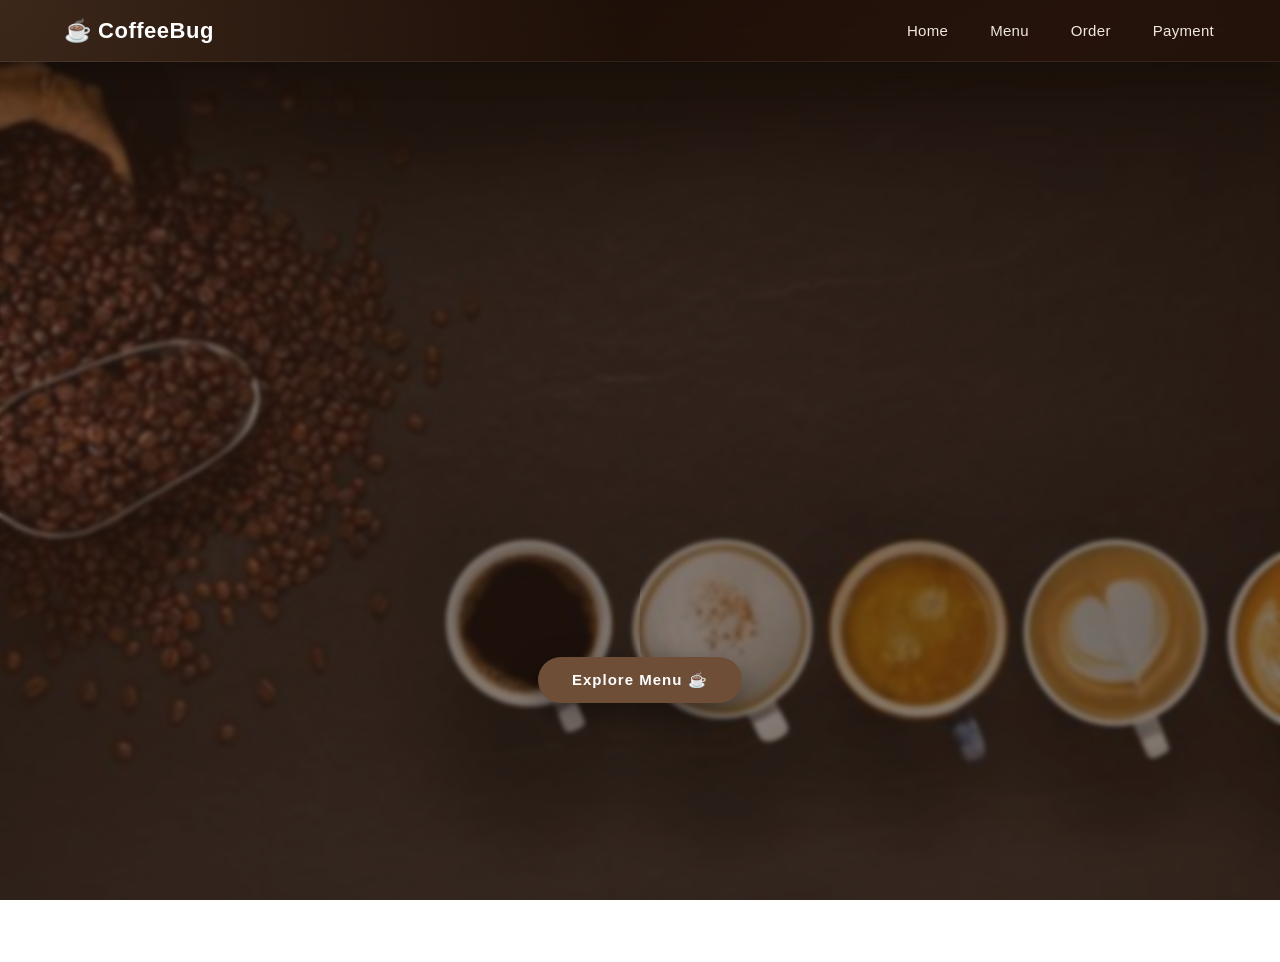
<file: index.html>
<!DOCTYPE html>
<html>
<head>
	<meta charset="utf-8">
	<meta name="viewport" content="width=device-width, initial-scale=1">
	<link rel="stylesheet" type="text/css" href="style.css">
	<script src="https://cdnjs.cloudflare.com/ajax/libs/gsap/3.12.5/gsap.min.js"></script>
	<title>CoffeeBug</title>
</head>
<body>
 
 <header class="site-nav">
    <div class="nav-inner">
        <a href="index.html" class="nav-logo">☕ CoffeeBug</a>

        <nav class="nav-links" id="navLinks">
            <a href="index.html" data-page="index.html">Home</a>
            <a href="menu.html" data-page="menu.html">Menu</a>
            <a href="order.html" data-page="order.html">Order</a>
            <a href="payment.html" data-page="payment.html">Payment</a>
        </nav>

        <button class="nav-toggle" id="navToggle" aria-label="Toggle menu">☰</button>
    </div>
</header>   

<section class="hero-section">
        <div class="bg-image"></div>
    <div class="container">

        <div class="hero-content">

            <div class="reveal">
                <h2 class="title">
                    <b>Welcome to CoffeeBug</b>
                </h2>
            </div>

            <div class="reveal">
                <h2 class="title">
                    Where Every Sip Inspires.
                </h2>
            </div>

            <div class="reveal">
                <p class="subtitle">
                    From rich espresso to creamy lattes,
                    experience café-quality coffee made with passion
                    and served with care.
                </p>
            </div>

            <a href="menu.html">
        <button class="coffee-btn">
    		Explore Menu ☕
		</button>
    </a>
</div>
   </div>
</section>

	
<script>
    /* ==========================================
        CoffeeBug Unified Navbar
========================================== */

const navToggle = document.getElementById("navToggle");
const navLinks = document.getElementById("navLinks");

/* Hamburger toggle */
navToggle.addEventListener("click", function () {
    navLinks.classList.toggle("active");
    navToggle.classList.toggle("open");
});

/* Close menu when a link is clicked (mobile) */
navLinks.querySelectorAll("a").forEach(function (link) {
    link.addEventListener("click", function () {
        navLinks.classList.remove("active");
        navToggle.classList.remove("open");
    });
});

/* Close menu when clicking outside navbar */
document.addEventListener("click", function (e) {
    const isClickInsideNav = e.target.closest(".site-nav");
    if (!isClickInsideNav && navLinks.classList.contains("active")) {
        navLinks.classList.remove("active");
        navToggle.classList.remove("open");
    }
});

/* Highlight current page in nav */
const currentPage = window.location.pathname.split("/").pop() || "index.html";

navLinks.querySelectorAll("a").forEach(function (link) {
    if (link.dataset.page === currentPage) {
        link.classList.add("active");
    }
});
   
    /* ==========================================
        CoffeeBug Navbar Date & Time
========================================== */

function updateNavDateTime() {

    const el = document.getElementById("navDateTime");
    if (!el) return;

    const now = new Date();

    const dateOptions = { day: "2-digit", month: "short", year: "numeric" };
    const timeOptions = { hour: "2-digit", minute: "2-digit", second: "2-digit", hour12: true };

    const dateStr = now.toLocaleDateString("en-IN", dateOptions);
    const timeStr = now.toLocaleTimeString("en-IN", timeOptions);

    el.textContent = `${dateStr} | ${timeStr}`;
}

updateNavDateTime();
setInterval(updateNavDateTime, 1000);

gsap.timeline()

// Background zoom

.to(".hero-section",{

    backgroundSize:"110%",

    duration:2,

    ease:"power2.out"

})

// Text reveal
// (the coloured swipe box itself is handled purely in CSS via
// the revealSwipe keyframes, since GSAP cannot animate ::before
// pseudo-elements directly)

.to(".reveal h2, .reveal p",{

    y:0,

    duration:.8,

    stagger:.2,

    ease:"power3.out"

},"-=0.6");


</script>
</body>
</html>
</file>
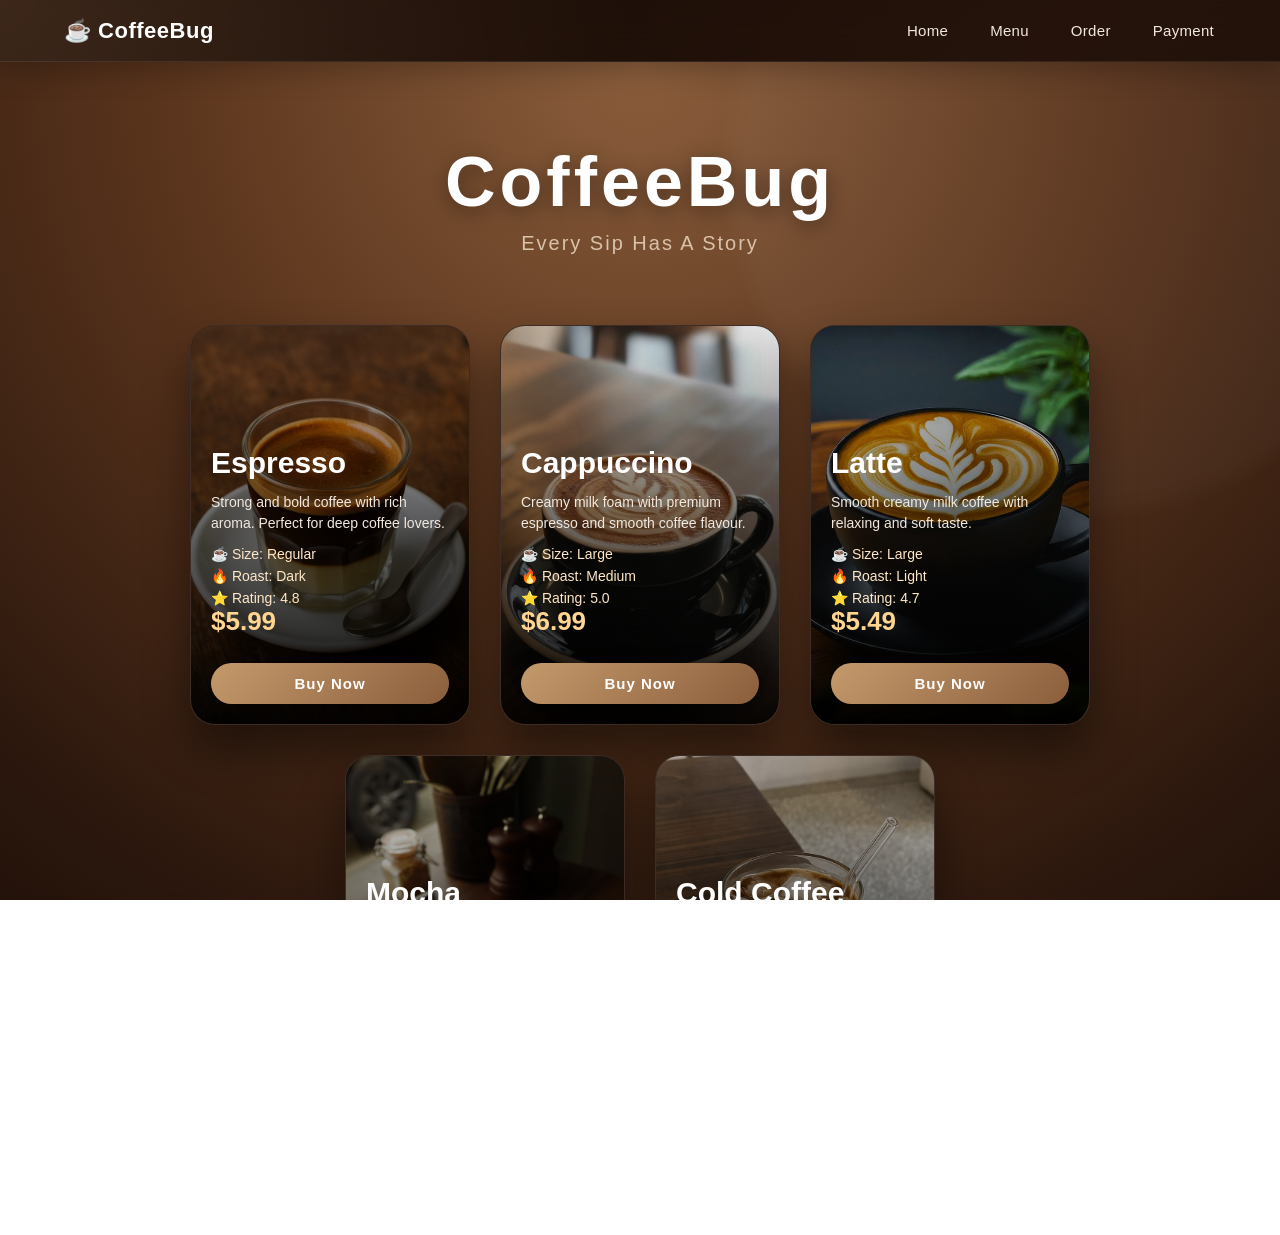
<file: menu.html>
<!DOCTYPE html>
<html>
<head>
	<meta charset="utf-8">
	<meta name="viewport" content="width=device-width, initial-scale=1">
	<link rel="stylesheet" type="text/css" href="style.css">
	<title>Menu | CoffeeBug</title>
</head>
<body>
   <header class="site-nav">
    <div class="nav-inner">
        <a href="index.html" class="nav-logo">☕ CoffeeBug</a>

        <nav class="nav-links" id="navLinks">
            <a href="index.html" data-page="index.html">Home</a>
            <a href="menu.html" data-page="menu.html">Menu</a>
            <a href="order.html" data-page="order.html">Order</a>
            <a href="payment.html" data-page="payment.html">Payment</a>
        </nav>

        <button class="nav-toggle" id="navToggle" aria-label="Toggle menu">☰</button>
    </div>
</header>
    <section class="coffee-menu-page">

    <!-- Logo -->

    <div class="coffee-logo">

        <h1>
            CoffeeBug
        </h1>

        <p>Every Sip Has A Story</p>
    </div>



    <!-- Cards Container -->

    <div class="coffee-slider">


     <div class="coffee-cards">


    <!-- Espresso Card -->
    <div class="coffee-card-box">

        <img src="img3.jpg" class="coffee-img" alt="expresso">

        <div class="card-overlay"></div>

        <div class="card-content">

            <h2>Espresso</h2>

            <p class="coffee-detail">
                Strong and bold coffee with rich aroma.
                Perfect for deep coffee lovers.
            </p>

            <div class="coffee-info">
                <span>☕ Size: Regular</span>
                <span>🔥 Roast: Dark</span>
                <span>⭐ Rating: 4.8</span>
            </div>

            <h3>$5.99</h3>
                <a href="order.html?coffee=espresso" class="buy-btn">
                    Buy Now
                </a>

        </div>

    </div>




    <!-- Cappuccino Card -->
    <div class="coffee-card-box">

        <img src="img5.jpg" class="coffee-img" alt="Cappuccino">

        <div class="card-overlay"></div>

        <div class="card-content">

            <h2>Cappuccino</h2>

            <p class="coffee-detail">
                Creamy milk foam with premium espresso
                and smooth coffee flavour.
            </p>

            <div class="coffee-info">
                <span>☕ Size: Large</span>
                <span>🔥 Roast: Medium</span>
                <span>⭐ Rating: 5.0</span>
            </div>

            <h3>$6.99</h3>

                    <a href="order.html?coffee=cappuccino" class="buy-btn">
                            Buy Now
                    </a>

        </div>

    </div>





    <!-- Latte Card -->
    <div class="coffee-card-box">

        <img src="img2.jpg" class="coffee-img" alt="Latte">

        <div class="card-overlay"></div>

        <div class="card-content">

            <h2>Latte</h2>

            <p class="coffee-detail">
                Smooth creamy milk coffee with
                relaxing and soft taste.
            </p>

            <div class="coffee-info">
                <span>☕ Size: Large</span>
                <span>🔥 Roast: Light</span>
                <span>⭐ Rating: 4.7</span>
            </div>

            <h3>$5.49</h3>

            <a href="order.html?coffee=latte" class="buy-btn">
                    Buy Now
            </a>

        </div>

    </div>





    <!-- Mocha Card -->
    <div class="coffee-card-box">

        <img src="img6.jpg" class="coffee-img" alt="Mocha">

        <div class="card-overlay"></div>

        <div class="card-content">

            <h2>Mocha</h2>

            <p class="coffee-detail">
                Perfect combination of chocolate
                and premium coffee flavour.
            </p>

            <div class="coffee-info">
                <span>☕ Size: Medium</span>
                <span>🔥 Roast: Dark</span>
                <span>⭐ Rating: 4.9</span>
            </div>

            <h3>$7.49</h3>
                <a href="order.html?coffee=mocha" class="buy-btn">
                    Buy Now
                </a>

        </div>

    </div>


    <!-- Cold Coffee Card -->
    <div class="coffee-card-box">

        <img src="img4.jpg" class="coffee-img" alt="Cold Coffee">

        <div class="card-overlay"></div>

        <div class="card-content">

            <h2>Cold Coffee</h2>

            <p class="coffee-detail">
                Refreshing chilled coffee with
                creamy texture and sweet flavour.
            </p>

            <div class="coffee-info">
                <span>☕ Size: Large</span>
                <span>❄️ Type: Cold</span>
                <span>⭐ Rating: 4.6</span>
            </div>

            <h3>$4.99</h3>
                <a href="order.html?coffee=coldcoffee" class="buy-btn">
                    Buy Now
                </a>

        </div>

    </div>


</div>

    </div>


</section>

<script>
const navToggle = document.getElementById("navToggle");
const navLinks = document.getElementById("navLinks");

navToggle.addEventListener("click", function () {
    navLinks.classList.toggle("active");
    navToggle.classList.toggle("open");
});

navLinks.querySelectorAll("a").forEach(function (link) {
    link.addEventListener("click", function () {
        navLinks.classList.remove("active");
        navToggle.classList.remove("open");
    });
});

document.addEventListener("click", function (e) {
    const isClickInsideNav = e.target.closest(".site-nav");
    if (!isClickInsideNav && navLinks.classList.contains("active")) {
        navLinks.classList.remove("active");
        navToggle.classList.remove("open");
    }
});

const currentPage = window.location.pathname.split("/").pop() || "index.html";

navLinks.querySelectorAll("a").forEach(function (link) {
    if (link.dataset.page === currentPage) {
        link.classList.add("active");
    }
});
</script>
</script>
</body>
</html>
</file>
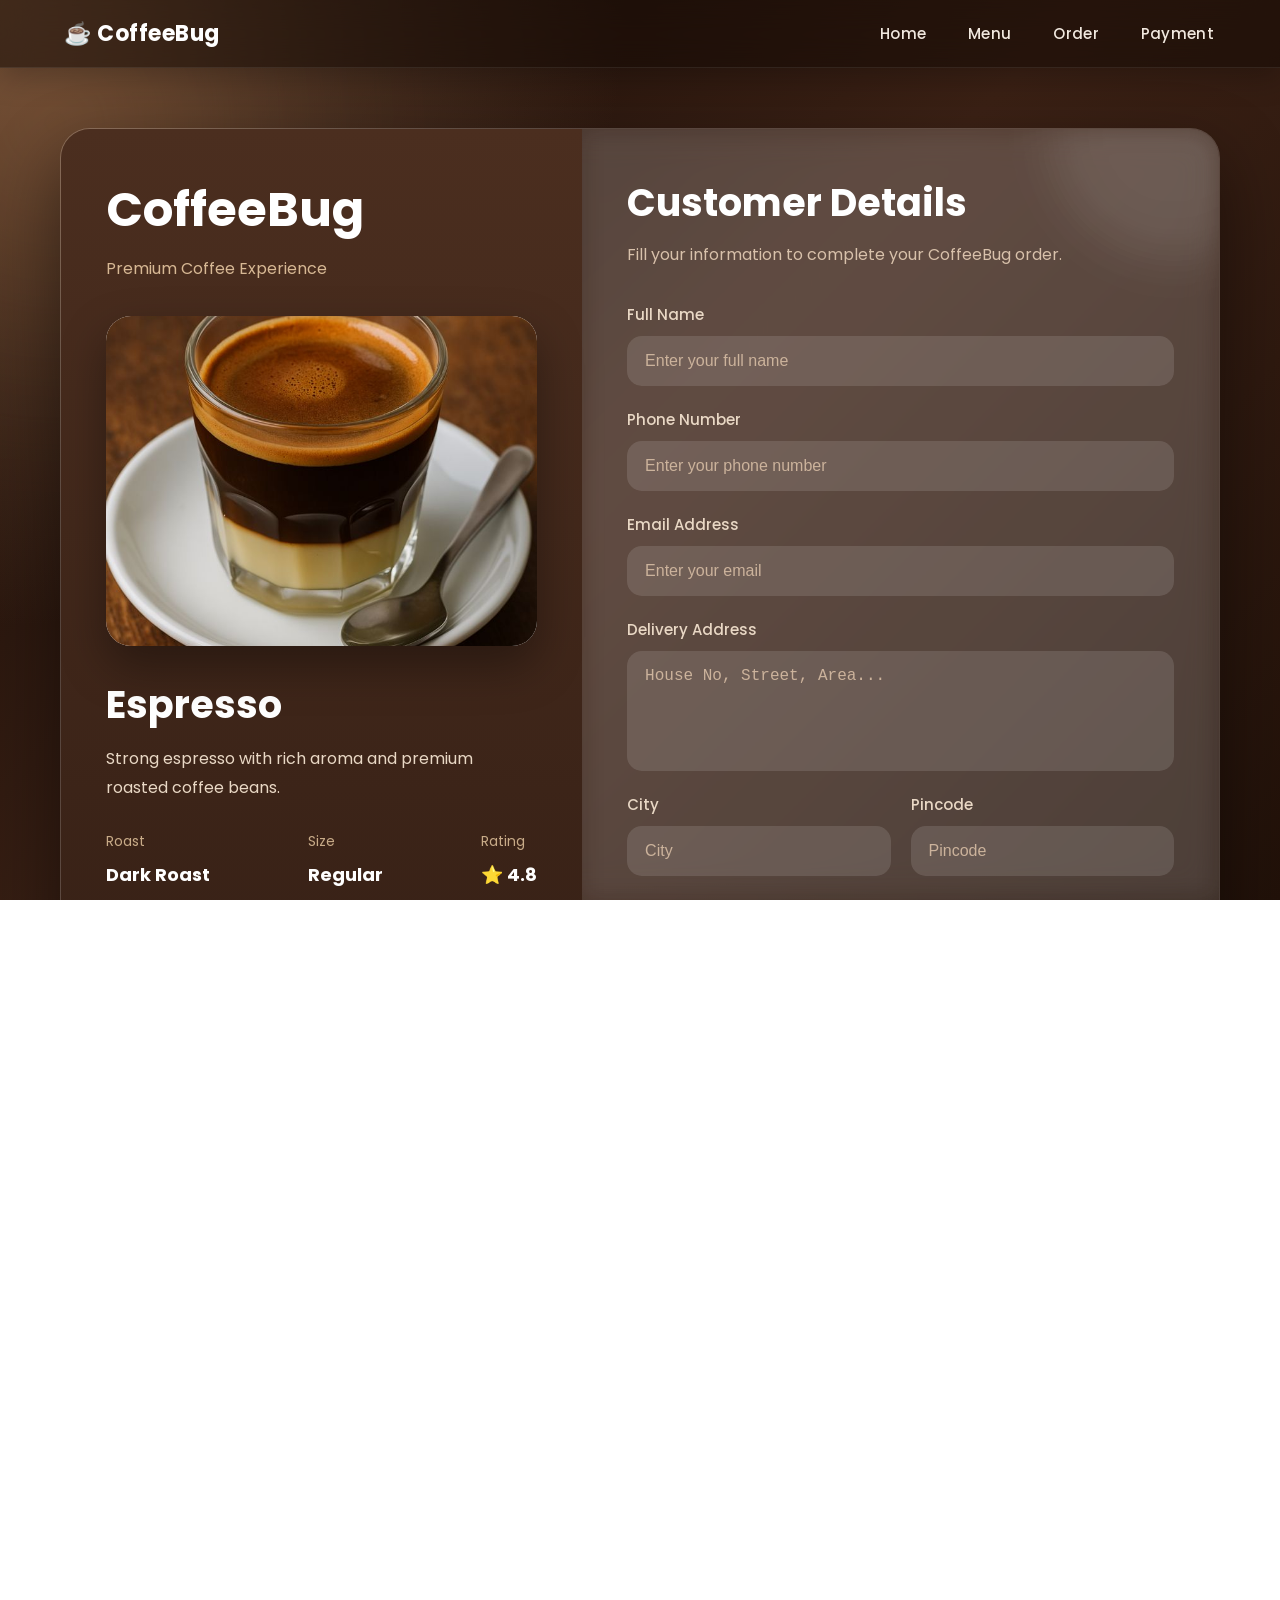
<file: order.html>
<!DOCTYPE html>
<html lang="en">

<head>

    <meta charset="UTF-8">

    <meta name="viewport"
          content="width=device-width, initial-scale=1.0">

    <title>CoffeeBug | Checkout</title>

    <link rel="stylesheet" href="style.css">

    <link href="https://fonts.googleapis.com/css2?family=Poppins:wght@300;400;500;600;700&display=swap"
          rel="stylesheet">

</head>

<body>
<header class="site-nav">
    <div class="nav-inner">
        <a href="index.html" class="nav-logo">☕ CoffeeBug</a>

        <nav class="nav-links" id="navLinks">
            <a href="index.html" data-page="index.html">Home</a>
            <a href="menu.html" data-page="menu.html">Menu</a>
            <a href="order.html" data-page="order.html">Order</a>
            <a href="payment.html" data-page="payment.html">Payment</a>
        </nav>

        <button class="nav-toggle" id="navToggle" aria-label="Toggle menu">☰</button>
    </div>
</header>
<!-- ===========================
        ORDER PAGE
=========================== -->

<section class="order-page">


    <!-- Background Decoration -->

    <div class="bg-circle bg1"></div>

    <div class="bg-circle bg2"></div>


    <!-- Main Card -->

    <div class="order-card">


        <!-- LEFT SIDE -->

        <div class="product-section">

            <h1 class="heading">

                CoffeeBug

            </h1>

            <p class="tagline">

                Premium Coffee Experience

            </p>


            <!-- Product Image -->

            <div class="product-image">

                <img id="coffeeImage"
                     src="img3.jpg"
                     alt="Coffee">

            </div>


            <!-- Product Name -->

            <h2 id="coffeeName">

                Espresso

            </h2>


            <!-- Description -->

            <p id="coffeeDescription">

                Strong espresso with rich aroma and
                premium roasted coffee beans.

            </p>


            <!-- Information -->

            <div class="product-info">

                <div>

                    <span>Roast</span>

                    <h4 id="coffeeRoast">

                        Dark Roast

                    </h4>

                </div>


                <div>

                    <span>Size</span>

                    <h4 id="coffeeSize">

                        Regular

                    </h4>

                </div>


                <div>

                    <span>Rating</span>

                    <h4 id="coffeeRating">

                        ⭐ 4.8

                    </h4>

                </div>

            </div>


            <!-- Price -->

            <div class="price-box">

                ₹

                <span id="coffeePrice">

                    299

                </span>

            </div>


            <!-- Quantity -->
            <div class="quantity-box">
                 <button type="button" id="minusBtn">−</button>

                    <span id="quantity">1</span>

                <button type="button" id="plusBtn">+</button>
            </div>

            <!-- Total -->

            <div class="total-price">

                Total :

                ₹

                <span id="totalPrice">

                    299

                </span>

            </div>

        </div>



        <!-- RIGHT SIDE -->

        <div class="customer-section">

            <h2>

                Customer Details

            </h2>

            <p>

                Fill your information to complete
                your CoffeeBug order.
            </p>

                        <!-- ==========================
                    Customer Form
            ========================== -->

            <form id="orderForm">

                <div class="input-box">

                    <label>Full Name</label>

                    <input type="text"
                           id="customerName"
                           placeholder="Enter your full name"
                           required>

                </div>



                <div class="input-box">

                    <label>Phone Number</label>

                    <input type="tel"
                           id="customerPhone"
                           placeholder="Enter your phone number"
                           required>

                </div>



                <div class="input-box">

                    <label>Email Address</label>

                    <input type="email"
                           id="customerEmail"
                           placeholder="Enter your email">

                </div>



                <div class="input-box">

                    <label>Delivery Address</label>

                    <textarea id="customerAddress"
                              rows="4"
                              placeholder="House No, Street, Area..."
                              required></textarea>

                </div>



                <div class="double-input">

                    <div class="input-box">

                        <label>City</label>

                        <input type="text"
                               id="customerCity"
                               placeholder="City">

                    </div>


                    <div class="input-box">

                        <label>Pincode</label>

                        <input type="text"
                               id="customerPincode"
                               placeholder="Pincode">

                    </div>

                </div>



                <div class="input-box">

                    <label>Special Instructions</label>

                    <textarea id="customerNote"
                              rows="3"
                              placeholder="Extra sugar, less ice, etc."></textarea>

                </div>



                <!-- Order Summary -->

                <div class="order-summary">

                    <h3>Order Summary</h3>

                    <div class="summary-row">

                        <span>Coffee</span>

                        <span id="summaryCoffee">
                            Espresso
                        </span>

                    </div>

                    <div class="summary-row">

                        <span>Quantity</span>

                        <span id="summaryQuantity">
                            1
                        </span>

                    </div>

                    <div class="summary-row">

                        <span>Total</span>

                        <span>

                            ₹

                            <span id="summaryTotal">
                                299
                            </span>

                        </span>

                    </div>

                </div>



                <!-- Place Order -->
                <button type="submit" class="place-order-btn">Place Order</button>



                <!-- Secure Payment -->

                <div class="payment-note">

                    🔒 Secure Checkout

                    <br>

                    Your order details are protected.

                </div>

            </form>

        </div>

    </div>

</section>


<script>
    /* ==========================================
        CoffeeBug Unified Navbar
========================================== */

const navToggle = document.getElementById("navToggle");
const navLinks = document.getElementById("navLinks");

/* Hamburger toggle */
navToggle.addEventListener("click", function () {
    navLinks.classList.toggle("active");
    navToggle.classList.toggle("open");
});

/* Close menu when a link is clicked (mobile) */
navLinks.querySelectorAll("a").forEach(function (link) {
    link.addEventListener("click", function () {
        navLinks.classList.remove("active");
        navToggle.classList.remove("open");
    });
});

/* Close menu when clicking outside navbar */
document.addEventListener("click", function (e) {
    const isClickInsideNav = e.target.closest(".site-nav");
    if (!isClickInsideNav && navLinks.classList.contains("active")) {
        navLinks.classList.remove("active");
        navToggle.classList.remove("open");
    }
});

/* Highlight current page in nav */
const currentPage = window.location.pathname.split("/").pop() || "index.html";

navLinks.querySelectorAll("a").forEach(function (link) {
    if (link.dataset.page === currentPage) {
        link.classList.add("active");
    }
});
</script>
<script>
/* ==========================================
        CoffeeBug Order Page
========================================== */

/* ---------- Product Database ---------- */

const coffeeProducts = {

    espresso: {
        name: "espresso",
        image: "img3.jpg
        description: "Strong espresso made from premium roasted coffee beans with a rich aroma.",
        roast: "Dark Roast",
        size: "Regular",
        rating: "⭐ 4.8",
        price: 299
    },

    cappuccino: {
        name: "Cappuccino",
        image: "img5.jpg",
        description: "Smooth cappuccino topped with creamy milk foam and chocolate dust.",
        roast: "Medium Roast",
        size: "Large",
        rating: "⭐ 5.0",
        price: 349
    },

    latte: {
        name: "Latte",
        image: "img2.jpg",
        description: "Silky steamed milk blended with rich espresso for a smooth taste.",
        roast: "Light Roast",
        size: "Large",
        rating: "⭐ 4.7",
        price: 329
    },

    mocha: {
        name: "Mocha",
        image: "img6.jpg",
        description: "Chocolate mixed with espresso and steamed milk for a premium flavour.",
        roast: "Dark Roast",
        size: "Medium",
        rating: "⭐ 4.9",
        price: 379
    },

    coldcoffee: {
        name: "Cold Coffee",
        image: "img4.jpg",
        description: "Refreshing chilled coffee served with creamy texture and ice.",
        roast: "Medium Roast",
        size: "Large",
        rating: "⭐ 4.6",
        price: 279
    }

};

/* ---------- Read Coffee Name From URL ---------- */

const params = new URLSearchParams(window.location.search);
const coffeeKey = params.get("coffee") || "espresso";

/* ---------- Selected Product (falls back to espresso if the key is unknown) ---------- */

const product = coffeeProducts[coffeeKey] || coffeeProducts.espresso;
const basePrice = product.price;

/* ---------- Product Elements ---------- */

const coffeeImageEl = document.getElementById("coffeeImage");
const coffeeNameEl = document.getElementById("coffeeName");
const coffeeDescriptionEl = document.getElementById("coffeeDescription");
const coffeeRoastEl = document.getElementById("coffeeRoast");
const coffeeSizeEl = document.getElementById("coffeeSize");
const coffeeRatingEl = document.getElementById("coffeeRating");
const coffeePriceEl = document.getElementById("coffeePrice");

const summaryCoffee = document.getElementById("summaryCoffee");
const summaryQuantity = document.getElementById("summaryQuantity");
const summaryTotal = document.getElementById("summaryTotal");

/* ---------- Auto Fill Coffee Details ---------- */

coffeeImageEl.src = product.image;
coffeeNameEl.textContent = product.name;
coffeeDescriptionEl.textContent = product.description;
coffeeRoastEl.textContent = product.roast;
coffeeSizeEl.textContent = product.size;
coffeeRatingEl.textContent = product.rating;
coffeePriceEl.textContent = product.price;
summaryCoffee.textContent = product.name;

/* ==========================================
   QUANTITY + TOTAL SYSTEM
========================================== */

let quantity = 1;

const minusBtn = document.getElementById("minusBtn");
const plusBtn = document.getElementById("plusBtn");
const quantityDisplay = document.getElementById("quantity");
const totalPriceEl = document.getElementById("totalPrice");

function updateQuantity() {

    quantityDisplay.textContent = quantity;

    const total = basePrice * quantity;

    totalPriceEl.textContent = total;
    summaryQuantity.textContent = quantity;
    summaryTotal.textContent = total;

}

plusBtn.addEventListener("click", function () {
    quantity = quantity + 1;
    updateQuantity();
});

minusBtn.addEventListener("click", function () {
    if (quantity > 1) {
        quantity = quantity - 1;
        updateQuantity();
    }
});

/* First load */
updateQuantity();

/* ---------- Customer Form ---------- */

const orderForm = document.getElementById("orderForm");

orderForm.addEventListener("submit", function (e) {

    e.preventDefault();

    const total = basePrice * quantity;

    const orderData = {

        coffee: product.name,
        image: product.image,
        price: basePrice,
        quantity: quantity,
        total: total,

        customerName: document.getElementById("customerName").value,
        customerPhone: document.getElementById("customerPhone").value,
        customerEmail: document.getElementById("customerEmail").value,
        customerAddress: document.getElementById("customerAddress").value,
        customerCity: document.getElementById("customerCity").value,
        customerPincode: document.getElementById("customerPincode").value,
        customerNote: document.getElementById("customerNote").value

    };

    /* Save order for the payment page to read */

    localStorage.setItem("coffeebugOrder", JSON.stringify(orderData));

    /* Redirect to payment */

    window.location.href = "payment.html";

});
</script>

</body>

</html>
</file>
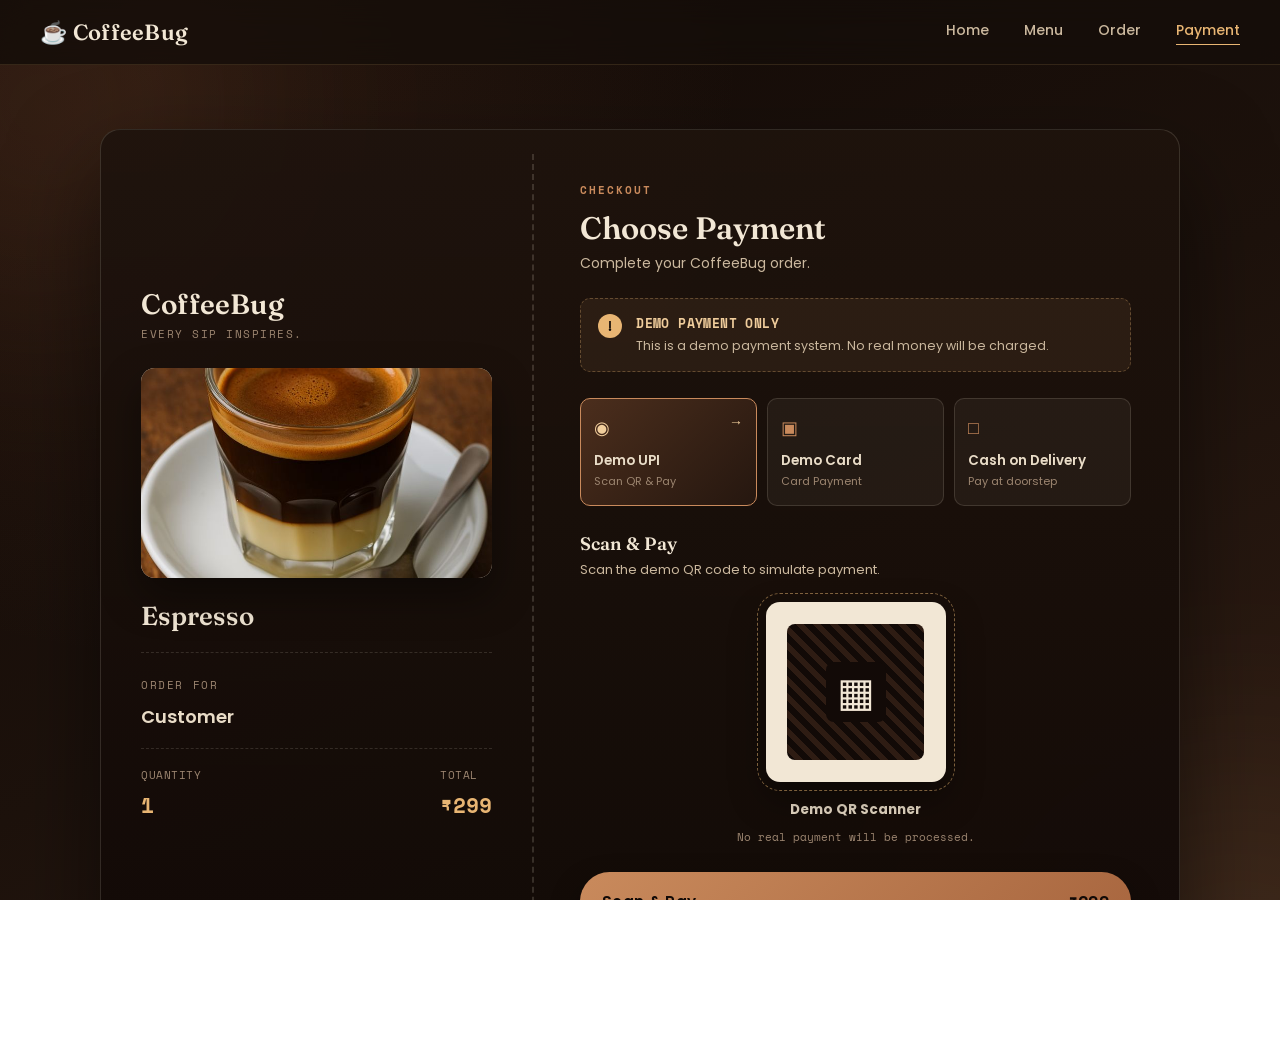
<file: payment.html>
<!DOCTYPE html>
<html lang="en">

<head>

    <meta charset="UTF-8">

    <meta name="viewport"
          content="width=device-width, initial-scale=1.0">

    <title>CoffeeBug | Checkout</title>

    <link rel="stylesheet" href="payment.css">

    <link
        href="https://fonts.googleapis.com/css2?family=Poppins:wght@300;400;500;600;700&display=swap"
        rel="stylesheet">

</head>


<body>
<header class="site-nav">
    <div class="nav-inner">
        <a href="index.html" class="nav-logo">☕ CoffeeBug</a>

        <nav class="nav-links" id="navLinks">
            <a href="index.html" data-page="index.html">Home</a>
            <a href="menu.html" data-page="menu.html">Menu</a>
            <a href="order.html" data-page="order.html">Order</a>
            <a href="payment.html" data-page="payment.html">Payment</a>
        </nav>

        <button class="nav-toggle" id="navToggle" aria-label="Toggle menu">☰</button>
    </div>
</header>

<section class="payment-page">


    <!-- Background Glow -->

    <div class="glow glow-left"></div>

    <div class="glow glow-right"></div>



    <!-- Main Card -->

    <div class="payment-card">



        <!-- ==========================
                LEFT SIDE
        ========================== -->

        <div class="product-side">


            <div class="brand">

                <h1><a href="index.html" style="color:inherit;text-decoration:none;">CoffeeBug</a></h1>

                <span>Every Sip Inspires.</span>

            </div>



            <!-- Coffee Image -->

            <div class="coffee-image">

                <img
                    id="paymentCoffeeImage"
                    src="img3.jpg"
                    alt="Coffee">

            </div>



            <h2 id="paymentCoffeeName">
                Espresso
            </h2>



            <div class="customer-box">

                <span>ORDER FOR</span>

                <h3 id="paymentCustomerName">
                    Customer
                </h3>

            </div>



            <!-- Order Information -->

            <div class="order-info">


                <div>

                    <small>Quantity</small>

                    <strong id="paymentQuantity">
                        1
                    </strong>

                </div>


                <div>

                    <small>Total</small>

                    <strong>
                        ₹<span id="paymentTotal">299</span>
                    </strong>

                </div>


            </div>


        </div>




        <!-- ==========================
                RIGHT SIDE
        ========================== -->

        <div class="payment-side">


            <div class="payment-heading">

                <span>CHECKOUT</span>

                <h2>Choose Payment</h2>

                <p>
                    Complete your CoffeeBug order.
                </p>

            </div>



            <!-- Demo Notice -->

            <div class="demo-notice">

                <div class="notice-icon">
                    !
                </div>

                <div>

                    <strong>
                        Demo Payment Only
                    </strong>

                    <p>
                        This is a demo payment system.
                        No real money will be charged.
                    </p>

                </div>

            </div>



            <!-- Payment Buttons -->

            <div class="payment-buttons">


                <button
                    class="payment-method active"
                    data-method="upi">

                    <span class="method-icon">
                        ◉
                    </span>

                    <span class="method-text">

                        <strong>Demo UPI</strong>

                        <small>
                            Scan QR & Pay
                        </small>

                    </span>

                    <span class="arrow">
                        →
                    </span>

                </button>



                <button
                    class="payment-method"
                    data-method="card">

                    <span class="method-icon">
                        ▣
                    </span>

                    <span class="method-text">

                        <strong>Demo Card</strong>

                        <small>
                            Card Payment
                        </small>

                    </span>

                    <span class="arrow">
                        →
                    </span>

                </button>



                <button
                    class="payment-method"
                    data-method="cod">

                    <span class="method-icon">
                        □
                    </span>

                    <span class="method-text">

                        <strong>Cash on Delivery</strong>

                        <small>
                            Pay at doorstep
                        </small>

                    </span>

                    <span class="arrow">
                        →
                    </span>

                </button>


            </div>



            <!-- ==========================
                    UPI
            ========================== -->

            <div
                id="upiSection"
                class="payment-option">


                <div class="option-heading">

                    <h3>
                        Scan & Pay
                    </h3>

                    <p>
                        Scan the demo QR code to
                        simulate payment.
                    </p>

                </div>



                <!-- BIG QR -->

                <div class="qr-box">

                    <div class="fake-qr">

                        <div class="qr-inner">

                            <span>▦</span>

                        </div>

                    </div>

                </div>


                <div class="qr-label">

                    <strong>
                        Demo QR Scanner
                    </strong>

                    <span>
                        No real payment will be processed.
                    </span>

                </div>



                <button
                    id="scanPayBtn"
                    class="main-pay-btn">

                    <span>
                        Scan & Pay
                    </span>

                    <strong>
                        ₹<span id="upiAmount">299</span>
                    </strong>

                </button>


            </div>




            <!-- ==========================
                    CARD
            ========================== -->

            <div
                id="cardSection"
                class="payment-option hidden">


                <div class="option-heading">

                    <h3>
                        Demo Card Payment
                    </h3>

                    <p>
                        Enter any demo card number.
                    </p>

                </div>


                <input
                    id="cardNumber"
                    class="payment-input"
                    type="text"
                    placeholder="Card Number">


                <div class="card-inputs">

                    <input
                        class="payment-input"
                        type="text"
                        placeholder="MM / YY">


                    <input
                        class="payment-input"
                        type="text"
                        placeholder="CVV">

                </div>


                <button
                    id="cardPayBtn"
                    class="main-pay-btn">

                    <span>
                        Pay Now
                    </span>

                    <strong>
                        ₹<span id="cardAmount">299</span>
                    </strong>

                </button>


            </div>




            <!-- ==========================
                    COD
            ========================== -->

            <div
                id="codSection"
                class="payment-option hidden">


                <div class="option-heading">

                    <h3>
                        Cash on Delivery
                    </h3>

                    <p>
                        Pay when your CoffeeBug
                        order arrives.
                    </p>

                </div>


                <button
                    id="codBtn"
                    class="main-pay-btn">

                    <span>
                        Confirm Order
                    </span>

                    <strong>
                        ₹<span id="codAmount">299</span>
                    </strong>

                </button>


            </div>




            <!-- ==========================
                    PROCESSING
            ========================== -->

            <div
                id="paymentProcessing"
                class="processing hidden">


                <div class="loader"></div>

                <h3>
                    Processing...
                </h3>

                <p>
                    Please wait a moment.
                </p>


            </div>




            <!-- ==========================
                    SUCCESS
            ========================== -->

            <div
                id="paymentSuccess"
                class="success hidden">


                <div class="success-icon">
                    ✓
                </div>


                <h2>
                    Order Confirmed!
                </h2>


                <p>
                    Your CoffeeBug demo order
                    has been confirmed.
                </p>


                <small>
                    Demo payment only —
                    no real transaction was made.
                </small>


                <button
                    id="continueBtn"
                    class="success-btn">

                    Continue

                </button>


            </div>


        </div>

    </div>



    <!-- Confirmation Popup -->

    <div
        id="confirmPopup"
        class="popup-overlay hidden">


        <div class="confirm-popup">


            <div class="popup-icon">
                ☕
            </div>


            <h2>
                Confirm Your Order?
            </h2>


            <p>
                Please confirm that you want
                to place this CoffeeBug order.
            </p>


            <div class="popup-total">

                Total:

                <strong>
                    ₹<span id="popupTotal">
                        299
                    </span>
                </strong>

            </div>


            <div class="popup-buttons">


                <button
                    id="cancelOrder"
                    class="cancel-btn">

                    Cancel

                </button>


                <button
                    id="confirmOrder"
                    class="confirm-btn">

                    Confirm Order

                </button>


            </div>


            <small>
                Demo checkout — no real payment.
            </small>


        </div>

    </div>


</section>



<script>
    /* ==========================================
        CoffeeBug Unified Navbar
========================================== */

const navToggle = document.getElementById("navToggle");
const navLinks = document.getElementById("navLinks");

/* Hamburger toggle */
navToggle.addEventListener("click", function () {
    navLinks.classList.toggle("active");
    navToggle.classList.toggle("open");
});

/* Close menu when a link is clicked (mobile) */
navLinks.querySelectorAll("a").forEach(function (link) {
    link.addEventListener("click", function () {
        navLinks.classList.remove("active");
        navToggle.classList.remove("open");
    });
});

/* Close menu when clicking outside navbar */
document.addEventListener("click", function (e) {
    const isClickInsideNav = e.target.closest(".site-nav");
    if (!isClickInsideNav && navLinks.classList.contains("active")) {
        navLinks.classList.remove("active");
        navToggle.classList.remove("open");
    }
});

/* Highlight current page in nav */
const currentPage = window.location.pathname.split("/").pop() || "index.html";

navLinks.querySelectorAll("a").forEach(function (link) {
    if (link.dataset.page === currentPage) {
        link.classList.add("active");
    }
});
    /* ==========================================
        CoffeeBug Payment Page
========================================== */

/* ---------- Load Order Data ---------- */

function loadOrder() {
    const data = localStorage.getItem("coffeebugOrder");
    return data ? JSON.parse(data) : null;
}

const orderData = loadOrder();

/* Normalize: support both old single-item format and new multi-item format */
function getOrderItems(order) {
    if (!order) return [];
    if (Array.isArray(order.items)) return order.items;

    /* fallback for old single-item order shape */
    return [{
        name: order.coffee || "Coffee",
        image: order.image || "img3.jpg",
        price: order.price || 0,
        qty: order.quantity || 1
    }];
}

const items = getOrderItems(orderData);
const grandTotal = orderData ? orderData.total : 0;

/* ---------- Elements ---------- */

const paymentItemsListEl = document.getElementById("paymentItemsList");
const paymentItemCountEl = document.getElementById("paymentQuantity");
const paymentTotalEl = document.getElementById("paymentTotal");
const paymentCustomerNameEl = document.getElementById("paymentCustomerName");

const upiAmountEl = document.getElementById("upiAmount");
const cardAmountEl = document.getElementById("cardAmount");
const codAmountEl = document.getElementById("codAmount");
const popupTotalEl = document.getElementById("popupTotal");

/* ---------- Render Order Summary ---------- */

function renderPaymentItems() {

    if (!paymentItemsListEl) return;

    if (items.length === 0) {
        paymentItemsListEl.innerHTML = `<p style="color:#c9a989;font-size:13px;">No items found.</p>`;
    } else {
        paymentItemsListEl.innerHTML = items.map(item => {
            const subtotal = item.price * item.qty;
            return `
                <div class="payment-item">
                    <img src="${item.image}" alt="${item.name}">
                    <div class="payment-item-info">
                        <h4>${item.name}</h4>
                        <span>Qty: ${item.qty} × ₹${item.price}</span>
                    </div>
                    <div class="payment-item-subtotal">₹${subtotal}</div>
                </div>
            `;
        }).join("");
    }

    const totalQty = items.reduce((sum, item) => sum + item.qty, 0);

    if (paymentItemCountEl) paymentItemCountEl.textContent = totalQty;
    if (paymentTotalEl) paymentTotalEl.textContent = grandTotal;
    if (upiAmountEl) upiAmountEl.textContent = grandTotal;
    if (cardAmountEl) cardAmountEl.textContent = grandTotal;
    if (codAmountEl) codAmountEl.textContent = grandTotal;
    if (popupTotalEl) popupTotalEl.textContent = grandTotal;

    if (paymentCustomerNameEl && orderData && orderData.customerName) {
        paymentCustomerNameEl.textContent = orderData.customerName;
    }
}

renderPaymentItems();

/* ---------- Payment Method Tabs ---------- */

const methodButtons = document.querySelectorAll(".payment-method");
const upiSection = document.getElementById("upiSection");
const cardSection = document.getElementById("cardSection");
const codSection = document.getElementById("codSection");

function showSection(method) {

    [upiSection, cardSection, codSection].forEach(sec => {
        if (sec) sec.classList.add("hidden");
    });

    if (method === "upi" && upiSection) upiSection.classList.remove("hidden");
    if (method === "card" && cardSection) cardSection.classList.remove("hidden");
    if (method === "cod" && codSection) codSection.classList.remove("hidden");
}

methodButtons.forEach(btn => {
    btn.addEventListener("click", function () {
        methodButtons.forEach(b => b.classList.remove("active"));
        this.classList.add("active");
        showSection(this.dataset.method);
    });
});

/* ---------- Confirmation Popup ---------- */

const confirmPopup = document.getElementById("confirmPopup");
const cancelOrderBtn = document.getElementById("cancelOrder");
const confirmOrderBtn = document.getElementById("confirmOrder");

const paymentProcessing = document.getElementById("paymentProcessing");
const paymentSuccess = document.getElementById("paymentSuccess");
const continueBtn = document.getElementById("continueBtn");

let pendingMethod = null;

function openConfirmPopup(method) {
    pendingMethod = method;
    if (confirmPopup) confirmPopup.classList.remove("hidden");
}

function closeConfirmPopup() {
    if (confirmPopup) confirmPopup.classList.add("hidden");
}

if (cancelOrderBtn) {
    cancelOrderBtn.addEventListener("click", closeConfirmPopup);
}

if (confirmOrderBtn) {
    confirmOrderBtn.addEventListener("click", function () {
        closeConfirmPopup();
        processPayment();
    });
}

/* ---------- Trigger Buttons ---------- */

const scanPayBtn = document.getElementById("scanPayBtn");
const cardPayBtn = document.getElementById("cardPayBtn");
const codBtn = document.getElementById("codBtn");

if (scanPayBtn) scanPayBtn.addEventListener("click", () => openConfirmPopup("upi"));
if (cardPayBtn) cardPayBtn.addEventListener("click", () => openConfirmPopup("card"));
if (codBtn) codBtn.addEventListener("click", () => openConfirmPopup("cod"));

/* ---------- Fake Processing + Success ---------- */

function processPayment() {

    if (paymentProcessing) paymentProcessing.classList.remove("hidden");

    setTimeout(function () {
        if (paymentProcessing) paymentProcessing.classList.add("hidden");
        if (paymentSuccess) paymentSuccess.classList.remove("hidden");
    }, 1800);
}

if (continueBtn) {
    continueBtn.addEventListener("click", function () {
        localStorage.removeItem("coffeebugOrder");
        localStorage.removeItem("coffeebugCart");
        window.location.href = "index.html";
    });
}
</script>

</body>

</html>
</file>
<file: style.css>
*{
    margin: 0;
    padding: 0;
    box-sizing: border-box;
}

html, body{
    width: 100%;
    height: 100%;
    overflow-x: hidden;
    font-family: 'Poppins', sans-serif;
}

/* ==========================================
        PROFESSIONAL NAVBAR
========================================== */

.site-nav{

    position:sticky;

    top:0;

    left:0;

    width:100%;

    z-index:999;

    background:rgba(20,10,5,.55);

    backdrop-filter:blur(16px);

    -webkit-backdrop-filter:blur(16px);

    border-bottom:1px solid rgba(255,255,255,.08);

    box-shadow:0 8px 30px rgba(0,0,0,.25);

}

.nav-inner{

    max-width:1300px;

    margin:0 auto;

    display:flex;

    align-items:center;

    justify-content:space-between;

    padding:16px 5%;

}


/* ---------- Date/Time ---------- */

.nav-datetime{

    color:#c9a989;

    font-size:12.5px;

    font-weight:500;

    letter-spacing:.4px;

    white-space:nowrap;

    padding:6px 14px;

    border:1px solid rgba(255,255,255,.1);

    border-radius:30px;

    background:rgba(255,255,255,.04);

}


/* ---------- Logo ---------- */

.nav-logo{

    font-size:22px;

    font-weight:700;

    color:#fff;

    text-decoration:none;

    letter-spacing:.5px;

    display:flex;

    align-items:center;

    gap:6px;

    transition:.3s;

}

.nav-logo:hover{

    color:#ffcb87;

    transform:scale(1.03);

}


/* ---------- Nav Links ---------- */

.nav-links{

    display:flex;

    align-items:center;

    gap:38px;

}

.nav-links a{

    position:relative;

    color:#f1e8df;

    text-decoration:none;

    font-size:15px;

    font-weight:500;

    letter-spacing:.3px;

    padding:6px 2px;

    transition:.3s;

}

.nav-links a::after{

    content:"";

    position:absolute;

    left:0;

    bottom:0;

    width:0%;

    height:2px;

    background:linear-gradient(90deg,#c49a6c,#ffcb87);

    transition:.35s ease;

    border-radius:5px;

}

.nav-links a:hover{

    color:#ffcb87;

}

.nav-links a:hover::after{

    width:100%;

}


/* ---------- Mobile Toggle ---------- */

.nav-toggle{

    display:none;

    background:rgba(255,255,255,.06);

    border:1px solid rgba(255,255,255,.12);

    color:#fff;

    font-size:20px;

    width:42px;

    height:42px;

    border-radius:10px;

    cursor:pointer;

    transition:.3s;

}

.nav-toggle:hover{

    background:#c49a6c;

    color:#2d1b13;

}


/* ---------- Responsive ---------- */

@media(max-width:768px){

    .nav-datetime{

        display:none;

    }

    .nav-toggle{

        display:block;

    }

    .nav-links{

        position:absolute;

        top:100%;

        left:0;

        width:100%;

        flex-direction:column;

        align-items:flex-start;

        gap:0;

        background:rgba(20,10,5,.96);

        backdrop-filter:blur(16px);

        max-height:0;

        overflow:hidden;

        transition:.4s ease;

        border-bottom:1px solid rgba(255,255,255,.08);

    }

    .nav-links.active{

        max-height:300px;

    }

    .nav-links a{

        width:100%;

        padding:16px 5%;

        border-bottom:1px solid rgba(255,255,255,.06);

    }

    .nav-links a::after{

        display:none;

    }
}

@media(max-width:480px){

    .nav-logo{

        font-size:19px;

    }

    .nav-inner{

        padding:14px 4%;

    }
}
/* ==========================
        Hero Section
========================== */

.hero-section{

    min-height:100vh;

    position:relative;

    display:flex;

    align-items:center;

    justify-content:center;

    padding:0 6%;

    overflow:hidden;

    text-align:center;

}


/* Background Image */

.hero-section .bg-image{

    position:absolute;

    inset:0;

    background:url("img1.jpg") center/cover no-repeat;

    background-attachment:fixed;

    z-index:0;

}


/* Dark Overlay */

.hero-section .bg-image::after{

    content:"";

    position:absolute;

    inset:0;

    background:rgba(0,0,0,0.35);

}



/* Text Content */

.hero-content{

    position:relative;

    z-index:5;

    max-width:600px;

    width:100%;

    margin:0 auto;

    display:flex;

    flex-direction:column;

    align-items:center;

}


/* Text Reveal Box */

.reveal{

    position:relative;

    overflow:hidden;

    display:table;

    margin:0 auto 12px auto;

}


.reveal h2,
.reveal p{

    margin-top:10%;

    color:white;

    transform:translateY(100%);

}


/* Heading */

.title{

    font-size:clamp(18px, 3.2vw, 34px);

    line-height:1.3;

    word-wrap:break-word;

    font-weight:600;

}


/* Paragraph */

.subtitle{

    font-size:clamp(12px, 1.6vw, 15px);

    line-height:1.6;

    color:#f1e8df;

}



/* Brown Reveal Box */

.reveal::before{

    content:"";

    position:absolute;

    background:#4b2e1f;

    width:100%;

    height:100%;

    left:-100%;

    top:0;

    z-index:2;

}



/* ==========================
Animated Transparent Columns
========================== */


.hero-section::before,
.hero-section::after{

    content:"";

    position:absolute;

    top:0;

    width:50%;

    height:100%;

    background:rgba(75,46,31,0.35);

    backdrop-filter:blur(2px);

    z-index:2;

    opacity:0;

}



/* Left Column */

.hero-section::before{

    left:0;

    transform-origin:left;

    transform:rotateY(90deg);

    animation:leftColumn 1.2s ease forwards;

    animation-delay:1s;

}



/* Right Column */

.hero-section::after{

    right:0;

    transform-origin:right;

    transform:rotateY(-90deg);

    animation:rightColumn 1.2s ease forwards;

    animation-delay:1s;

}



@keyframes leftColumn{

    0%{

        opacity:0;

        transform:rotateY(90deg);

    }


    100%{

        opacity:1;

        transform:rotateY(0deg);

    }

}



@keyframes rightColumn{

    0%{

        opacity:0;

        transform:rotateY(-90deg);

    }


    100%{

        opacity:1;

        transform:rotateY(0deg);

    }

}


/* ==========================
   Animated Button — always bottom center
========================== */

/* ==========================
   Animated Button — below text, normal flow
========================== */


.coffee-btn{

    position:relative;

    margin-top:25px;

    padding:14px 34px;

    border:none;

    border-radius:40px;

    background:#6f4e37;

    color:white;

    font-size:15px;

    font-weight:600;

    letter-spacing:1px;

    cursor:pointer;

    box-shadow:
    0 10px 30px rgba(0,0,0,.4);

    z-index:6;

    opacity:0;

    transform:translateY(40px) scale(.8);

    animation:
    buttonFlip 1s ease forwards;

    animation-delay:1.5s;

}



/* Hover Effect */

.coffee-btn:hover{

    transform:scale(1.05);

    background:#c49a6c;

}



/* Rise Animation */


@keyframes buttonFlip{


    0%{

        opacity:0;

        transform:translateY(40px) scale(.8);

    }


    100%{

        opacity:1;

        transform:translateY(0) scale(1);

    }

}
/* ==========================================
        HERO SECTION RESPONSIVE
========================================== */

@media(max-width:900px){

    .hero-section{

        padding:0 5%;

    }

    .hero-content{

        max-width:80%;

    }

}

@media(max-width:600px){

    .hero-section{

        padding:0 4%;

    }

    .title{

        font-size:clamp(16px, 4.5vw, 24px);

    }

    .subtitle{

        font-size:clamp(11px, 3vw, 13px);

    }

    .coffee-btn{

        padding:12px 26px;

        font-size:14px;

        bottom:5%;

    }

}

@media(max-width:380px){

    .title{

        font-size:15px;

    }

    .subtitle{

        font-size:11px;

    }

    .coffee-btn{

        padding:10px 22px;

        font-size:13px;

        bottom:4%;

    }

}


/* =========================================
        COFFEEBUG SECOND PAGE
========================================= */

.coffee-menu-page{

    min-height:100vh;

    background:
    radial-gradient(circle at top,
    #8b5e3c 0%,
    #5b351d 35%,
    #2b170d 70%,
    #120804 100%);

    padding:80px 60px;

    overflow:hidden;

    position:relative;

}


/* Decorative Background */

.coffee-menu-page::before{

    content:"";

    position:absolute;

    width:700px;

    height:700px;

    border-radius:50%;

    background:rgba(255,255,255,.03);

    top:-250px;

    right:-150px;

    filter:blur(10px);

}

.coffee-menu-page::after{

    content:"";

    position:absolute;

    width:500px;

    height:500px;

    border-radius:50%;

    background:rgba(196,154,108,.08);

    bottom:-180px;

    left:-120px;

    filter:blur(15px);

}


/* =========================================
                LOGO
========================================= */

.coffee-logo{

    text-align:center;

    margin-bottom:70px;

    position:relative;

    z-index:10;

}


.coffee-logo h1{

    color:#fff;

    font-size:70px;

    letter-spacing:4px;

    font-weight:700;

    text-shadow:
    0 5px 20px rgba(0,0,0,.4);

}


.coffee-logo p{

    color:#d9c2aa;

    margin-top:10px;

    font-size:20px;

    letter-spacing:2px;

}



/* Rabbit Ears */

.rabbit-ear{

    position:absolute;

    width:28px;

    height:80px;

    background:#000;

    border-radius:50px;

    top:-45px;

}

.left-ear{

    left:47%;

    transform:rotate(-18deg);

}

.right-ear{

    right:47%;

    transform:rotate(18deg);

}



/* =========================================
             CARD SECTION
========================================= */

.coffee-slider{

    display:flex;

    justify-content:center;

    align-items:center;

    gap:30px;

}


.coffee-cards{

    display:flex;

    gap:30px;

    justify-content:center;

    flex-wrap:wrap;

}



/* =========================================
             SINGLE CARD
========================================= */

.coffee-card-box{

    width:280px;

    height:400px;

    border-radius:25px;

    overflow:hidden;

    position:relative;

    background:#2d1b13;

    border:1px solid rgba(255,255,255,.08);

    box-shadow:

    0 25px 45px rgba(0,0,0,.45);

    transform:translateY(120px) scale(.8);

    opacity:0;

    animation:cardEntry 1s ease forwards;

}


/* Delay */

.coffee-card-box:nth-child(1){

    animation-delay:.2s;

}

.coffee-card-box:nth-child(2){

    animation-delay:.4s;

}

.coffee-card-box:nth-child(3){

    animation-delay:.6s;

}

.coffee-card-box:nth-child(4){

    animation-delay:.8s;

}

.coffee-card-box:nth-child(5){

    animation-delay:1s;

}



/* =========================================
             IMAGE
========================================= */

.coffee-img{

    position:absolute;

    inset:0;

    width:100%;

    height:100%;

    object-fit:cover;

    object-position:center;

    transition:.7s;

}



/* Overlay */

.card-overlay{

    position:absolute;

    inset:0;

    background:

    linear-gradient(

    rgba(0,0,0,.10),

    rgba(0,0,0,.55),

    rgba(0,0,0,.95)

    );

}



/* =========================================
             TEXT
========================================= */

.card-content{

    position:absolute;

    inset:0;

    display:flex;

    flex-direction:column;

    justify-content:flex-end;

    padding:20px;

    z-index:5;

    color:#fff;

}

.card-content h2{

    font-size:30px;

    margin-bottom:12px;

}


.coffee-detail{

    font-size:14px;

    line-height:1.5;

    color:#f1e8df;

    margin-bottom:12px;

    display:-webkit-box;

    -webkit-line-clamp:2;

    -webkit-box-orient:vertical;

    overflow:hidden;

}


.coffee-info{

    display:flex;

    flex-direction:column;

    gap:6px;

    font-size:14px;

    color:#ffe7c8;

}


.coffee-card-box h3{

    display:flex;

    align-items:center;

    margin:0 0 14px;

    color:#ffd58f;

    font-size:26px;

}



/* =========================================
             HOVER EFFECT
========================================= */

.coffee-card-box:hover{

    transform:

    translateY(-12px)

    scale(1.04);

    transition:.45s;

}


.coffee-card-box:hover .coffee-img{

    transform:

    scale(1.15);

}



/* =========================================
             CARD ANIMATION
========================================= */

@keyframes cardEntry{

    0%{

        opacity:0;

        transform:

        translateY(120px)

        scale(.75);

    }

    70%{

        opacity:1;

        transform:

        translateY(-12px)

        scale(1.03);

    }

    100%{

        opacity:1;

        transform:

        translateY(0)

        scale(1);

    }

}/* =========================================
        BUY BUTTON
========================================= */

.buy-btn{

    display:block;

    width:100%;

    margin-top:12px;

    padding:12px;

    border:none;

    border-radius:50px;

    background:linear-gradient(
        135deg,
        #c49a6c,
        #8b5e3c
    );

    color:#fff;

    font-size:15px;

    font-weight:600;

    letter-spacing:1px;

    text-align:center;

    text-decoration:none;

    cursor:pointer;

    transition:.4s;

    box-shadow:
    0 10px 25px rgba(0,0,0,.35);

}

.buy-btn:hover{

    transform:
    translateY(-5px)
    scale(1.05);

    background:linear-gradient(
        135deg,
        #ddb07d,
        #b57644
    );

    box-shadow:
    0 18px 35px rgba(0,0,0,.45);

}

.buy-btn:active{

    transform:scale(.97);

}



/* =========================================
            LEFT RIGHT BUTTONS
========================================= */

.slider-btn{

    width:60px;

    height:60px;

    border:none;

    border-radius:50%;

    background:rgba(255,255,255,.12);

    backdrop-filter:blur(12px);

    color:#fff;

    font-size:28px;

    cursor:pointer;

    transition:.4s;

    box-shadow:
    0 12px 25px rgba(0,0,0,.35);

}

.slider-btn:hover{

    background:#c49a6c;

    transform:
    scale(1.12)
    rotate(10deg);

}

.left-btn{

    animation:leftBtn 1s ease;

}

.right-btn{

    animation:rightBtn 1s ease;

}

@keyframes leftBtn{

    from{

        opacity:0;

        transform:
        translateX(-80px);

    }

    to{

        opacity:1;

        transform:
        translateX(0);

    }

}

@keyframes rightBtn{

    from{

        opacity:0;

        transform:
        translateX(80px);

    }

    to{

        opacity:1;

        transform:
        translateX(0);

    }

}



/* =========================================
        FLOATING GLOW EFFECT
========================================= */

.coffee-card-box::before{

    content:"";

    position:absolute;

    width:220px;

    height:220px;

    background:rgba(255,255,255,.08);

    border-radius:50%;

    top:-100px;

    right:-80px;

    filter:blur(15px);

    animation:glowMove 5s infinite alternate;

}

@keyframes glowMove{

    from{

        transform:
        translateY(-15px);

    }

    to{

        transform:
        translateY(20px);

    }

}



/* =========================================
      CARD SHADOW ANIMATION
========================================= */

.coffee-card-box:hover{

    box-shadow:

    0 30px 60px rgba(0,0,0,.55),

    0 0 40px rgba(196,154,108,.35);

}



/* =========================================
      LOGO FLOAT
========================================= */

.coffee-logo{

    animation:logoFloat 5s ease-in-out infinite;

}

@keyframes logoFloat{

    0%,100%{

        transform:translateY(0);

    }

    50%{

        transform:translateY(-10px);

    }

}



/* =========================================
        FADE IN PAGE
========================================= */

.coffee-menu-page{

    animation:pageFade 1.4s ease;

}

@keyframes pageFade{

    from{

        opacity:0;

    }

    to{

        opacity:1;

    }

}



/* =========================================
        PREMIUM SCROLLBAR
========================================= */

::-webkit-scrollbar{

    width:10px;

}

::-webkit-scrollbar-track{

    background:#1a0f09;

}

::-webkit-scrollbar-thumb{

    background:#8b5e3c;

    border-radius:50px;

}

::-webkit-scrollbar-thumb:hover{

    background:#c49a6c;

}

/* ==========================================
            CoffeeBug Checkout
              ORDER.CSS
              PART - 1
==========================================*/

*{
    margin:0;
    padding:0;
    box-sizing:border-box;
}

body{

    font-family:'Poppins',sans-serif;

    background:
    linear-gradient(
        135deg,
        #1b1009,
        #3b2417,
        #6f4e37,
        #2a1810
    );

    min-height:100vh;

    overflow-x:hidden;

    color:#fff;
}


/* Background Glow */

.bg-circle{

    position:absolute;

    border-radius:50%;

    filter:blur(120px);

    opacity:.25;

}

.bg1{

    width:350px;

    height:350px;

    background:#b57644;

    top:-120px;

    left:-120px;

}

.bg2{

    width:450px;

    height:450px;

    background:#6f4e37;

    right:-180px;

    bottom:-180px;

}



/* ==========================================
            ORDER PAGE
==========================================*/

.order-page{

    width:100%;

    min-height:100vh;

    display:flex;

    justify-content:center;

    align-items:center;

    padding:60px;

    position:relative;

}



/* Main Card */

.order-card{

    width:1400px;

    max-width:100%;

    background:rgba(255,255,255,.08);

    backdrop-filter:blur(18px);

    border:1px solid rgba(255,255,255,.12);

    border-radius:30px;

    overflow:hidden;

    display:flex;

    box-shadow:

    0 30px 70px rgba(0,0,0,.45);

    animation:cardAppear 1s ease;

}



/* ==========================================
        LEFT PRODUCT SECTION
==========================================*/

.product-section{

    width:45%;

    background:

    linear-gradient(

        180deg,

        #4b2e1f,

        #2a1810

    );

    padding:45px;

    position:relative;

}



/* Logo */

.heading{

    font-size:48px;

    font-weight:700;

    color:#fff;

    margin-bottom:10px;

}

.tagline{

    color:#d7b894;

    margin-bottom:35px;

}



/* ==========================================
            IMAGE
==========================================*/

.product-image{

    width:100%;

    height:330px;

    border-radius:25px;

    overflow:hidden;

    background:#fff;

    margin-bottom:30px;

    box-shadow:

    0 20px 45px rgba(0,0,0,.35);

}



.product-image img{

    width:100%;

    height:100%;

    object-fit:cover;

    transition:.6s;

}



.product-image:hover img{

    transform:scale(1.08);

}



/* Product Name */

#coffeeName{

    font-size:38px;

    margin-bottom:12px;

}



/* Description */

#coffeeDescription{

    line-height:1.8;

    color:#e9d8c5;

    margin-bottom:25px;

}



/* Product Info */

.product-info{

    display:flex;

    justify-content:space-between;

    margin-bottom:30px;

}



.product-info span{

    color:#c8ab88;

    font-size:14px;

}



.product-info h4{

    margin-top:8px;

    font-size:18px;

}



/* ==========================================
            PRICE
==========================================*/

.price-box{

    font-size:40px;

    font-weight:700;

    color:#ffcb87;

    margin-bottom:30px;

}



/* ==========================================
            QUANTITY
==========================================*/

.quantity-box{

    display:flex;

    align-items:center;

    gap:18px;

    margin-bottom:30px;

}



.quantity-box button{

    width:55px;

    height:55px;

    border:none;

    border-radius:50%;

    background:#8b5e3c;

    color:#fff;

    font-size:28px;

    cursor:pointer;

    transition:.3s;

}



.quantity-box button:hover{

    background:#c49a6c;

    transform:scale(1.08);

}



#quantity{

    width:80px;

    height:55px;

    text-align:center;

    border:none;

    border-radius:12px;

    background:#fff;

    color:#222;

    font-size:22px;

    font-weight:600;

}



/* ==========================================
            TOTAL
==========================================*/

.total-price{

    font-size:28px;

    font-weight:600;

    color:#ffe3b0;

}



/* ==========================================
        CARD ENTRY ANIMATION
==========================================*/

@keyframes cardAppear{

    from{

        opacity:0;

        transform:

        translateY(60px)

        scale(.9);

    }

    to{

        opacity:1;

        transform:

        translateY(0)

        scale(1);

    }

}

/* ==========================================
        RIGHT CUSTOMER SECTION
==========================================*/

.customer-section{

    width:55%;

    padding:45px;

    background:rgba(255,255,255,.05);

    backdrop-filter:blur(12px);

    position:relative;

}

.customer-section h2{

    font-size:38px;

    margin-bottom:10px;

    color:#ffffff;

}

.customer-section p{

    color:#d8c1ab;

    margin-bottom:35px;

    line-height:1.7;

}



/* ==========================================
            FORM
==========================================*/

#orderForm{

    display:flex;

    flex-direction:column;

    gap:22px;

}



/* Input Box */

.input-box{

    display:flex;

    flex-direction:column;

}

.input-box label{

    color:#e9d8c5;

    margin-bottom:10px;

    font-size:15px;

    font-weight:500;

}



/* Inputs */

.input-box input,

.input-box textarea{

    width:100%;

    padding:16px 18px;

    border:none;

    border-radius:15px;

    background:rgba(255,255,255,.12);

    color:#fff;

    font-size:16px;

    outline:none;

    transition:.35s;

}



/* Placeholder */

.input-box input::placeholder,

.input-box textarea::placeholder{

    color:#ccb39c;

}



/* Focus */

.input-box input:focus,

.input-box textarea:focus{

    background:rgba(255,255,255,.18);

    box-shadow:

    0 0 0 2px #c49a6c,

    0 12px 25px rgba(0,0,0,.18);

}



/* Double Input */

.double-input{

    display:flex;

    gap:20px;

}

.double-input .input-box{

    flex:1;

}



/* Textarea */

textarea{

    resize:none;

    min-height:120px;

}



/* ==========================================
        ORDER SUMMARY
==========================================*/

.order-summary{

    margin-top:15px;

    background:rgba(255,255,255,.08);

    border:1px solid rgba(255,255,255,.08);

    border-radius:20px;

    padding:25px;

}

.order-summary h3{

    margin-bottom:20px;

    color:#ffd69b;

    font-size:22px;

}

.summary-row{

    display:flex;

    justify-content:space-between;

    margin-bottom:15px;

    font-size:17px;

    color:#f8ede2;

}

.summary-row:last-child{

    margin-top:20px;

    padding-top:18px;

    border-top:1px solid rgba(255,255,255,.15);

    font-size:22px;

    font-weight:700;

    color:#ffcb87;

}



/* ==========================================
        PLACE ORDER BUTTON
==========================================*/

.place-order-btn{

    width:100%;

    margin-top:18px;

    padding:18px;

    border:none;

    border-radius:60px;

    background:linear-gradient(
        135deg,
        #c49a6c,
        #8b5e3c
    );

    color:#fff;

    font-size:18px;

    font-weight:600;

    cursor:pointer;

    letter-spacing:1px;

    transition:.4s;

    box-shadow:

    0 15px 35px rgba(0,0,0,.35);

}

.place-order-btn:hover{

    transform:

    translateY(-5px)

    scale(1.03);

    background:linear-gradient(
        135deg,
        #ddb07d,
        #b57644
    );

    box-shadow:

    0 20px 40px rgba(0,0,0,.45);

}

.place-order-btn:active{

    transform:scale(.98);

}



/* ==========================================
        PAYMENT NOTE
==========================================*/

.payment-note{

    margin-top:20px;

    text-align:center;

    color:#d8c1ab;

    font-size:14px;

    line-height:1.8;

}



/* ==========================================
        FADE UP ANIMATION
==========================================*/

.customer-section{

    animation:fadeUp .9s ease;

}

@keyframes fadeUp{

    from{

        opacity:0;

        transform:translateY(40px);

    }

    to{

        opacity:1;

        transform:translateY(0);

    }

}
/* ==========================================
        FLOATING GLOW EFFECTS
==========================================*/

.order-card::before{

    content:"";

    position:absolute;

    width:250px;

    height:250px;

    background:rgba(255,255,255,.06);

    border-radius:50%;

    top:-120px;

    right:-80px;

    filter:blur(30px);

    animation:glowFloat 6s ease-in-out infinite;

}

.order-card::after{

    content:"";

    position:absolute;

    width:180px;

    height:180px;

    background:rgba(196,154,108,.15);

    border-radius:50%;

    bottom:-70px;

    left:-70px;

    filter:blur(25px);

    animation:glowFloat2 7s ease-in-out infinite;

}

@keyframes glowFloat{

    0%,100%{

        transform:translateY(0);

    }

    50%{

        transform:translateY(-25px);

    }

}

@keyframes glowFloat2{

    0%,100%{

        transform:translateY(0);

    }

    50%{

        transform:translateY(25px);

    }

}



/* ==========================================
        IMAGE SHINE EFFECT
==========================================*/

.product-image{

    position:relative;

}

.product-image::before{

    content:"";

    position:absolute;

    top:0;

    left:-120%;

    width:50%;

    height:100%;

    background:linear-gradient(

        90deg,

        transparent,

        rgba(255,255,255,.45),

        transparent

    );

    transform:skewX(-25deg);

    animation:imageShine 5s infinite;

}

@keyframes imageShine{

    0%{

        left:-120%;

    }

    100%{

        left:170%;

    }

}



/* ==========================================
        BUTTON GLOW
==========================================*/

.place-order-btn{

    position:relative;

    overflow:hidden;

}

.place-order-btn::before{

    content:"";

    position:absolute;

    width:0;

    height:100%;

    left:0;

    top:0;

    background:rgba(255,255,255,.18);

    transition:.5s;

}

.place-order-btn:hover::before{

    width:100%;

}



/* ==========================================
        CUSTOM SCROLLBAR
==========================================*/

::-webkit-scrollbar{

    width:10px;

}

::-webkit-scrollbar-track{

    background:#24140d;

}

::-webkit-scrollbar-thumb{

    background:#8b5e3c;

    border-radius:30px;

}

::-webkit-scrollbar-thumb:hover{

    background:#c49a6c;

}



/* ==========================================
        RESPONSIVE
==========================================*/

@media(max-width:1100px){

    .order-card{

        flex-direction:column;

    }

    .product-section,

    .customer-section{

        width:100%;

    }

}

@media(max-width:768px){

    .order-page{

        padding:20px;

    }

    .product-section,

    .customer-section{

        padding:25px;

    }

    .heading{

        font-size:36px;

    }

    #coffeeName{

        font-size:28px;

    }

    .price-box{

        font-size:32px;

    }

    .product-info{

        flex-direction:column;

        gap:15px;

    }

    .double-input{

        flex-direction:column;

    }

}

@media(max-width:480px){

    .product-image{

        height:240px;

    }

    .heading{

        font-size:30px;

    }

    .customer-section h2{

        font-size:28px;

    }

    .place-order-btn{

        font-size:16px;

        padding:15px;

    }

}
/*-----        PAGE LOAD ANIMATION------*/
@keyframes pageFade{

    from{

        opacity:0;

    }

    to{

        opacity:1;

    }

}

/* CoffeeBug Payment Page    PAYMENT.CSS — PART 1 */

*{
    margin:0;
    padding:0;
    box-sizing:border-box;
}

body{

    font-family:'Poppins',sans-serif;

    min-height:100vh;

    background:
    radial-gradient(
        circle at top left,
        #6f4e37,
        transparent 40%
    ),
    linear-gradient(
        135deg,
        #160b06,
        #3b2115,
        #211109
    );

    color:white;

    overflow-x:hidden;
}


/*   PAYMENT PAGw */

.payment-page{

    min-height:100vh;

    display:flex;

    align-items:center;

    justify-content:center;

    padding:60px 25px;

    position:relative;

    overflow:hidden;

}


/* ==========================================
            BACKGROUND GLOW
========================================== */

.payment-glow{

    position:absolute;

    border-radius:50%;

    filter:blur(100px);

    pointer-events:none;

}

.glow-one{

    width:350px;

    height:350px;

    background:#8b5e3c;

    top:-150px;

    left:-100px;

    opacity:.25;

}

.glow-two{

    width:400px;

    height:400px;

    background:#c49a6c;

    right:-180px;

    bottom:-180px;

    opacity:.18;

}


/* ==========================================
            MAIN CARD
========================================== */

.payment-card{

    width:1100px;

    max-width:100%;

    min-height:650px;

    display:grid;

    grid-template-columns:42% 58%;

    background:rgba(255,255,255,.08);

    border:1px solid rgba(255,255,255,.14);

    border-radius:30px;

    overflow:hidden;

    backdrop-filter:blur(20px);

    box-shadow:

    0 30px 80px rgba(0,0,0,.55);

    position:relative;

    z-index:2;

    animation:paymentAppear 1s ease;

}


/* ==========================================
            LEFT PRODUCT
========================================== */

.payment-product{

    padding:45px;

    background:
    linear-gradient(
        160deg,
        rgba(111,78,55,.85),
        rgba(42,24,16,.95)
    );

    display:flex;

    flex-direction:column;

    justify-content:center;

}


.payment-logo h1{

    font-size:38px;

    letter-spacing:1px;

}


.payment-logo p{

    color:#d8b894;

    font-size:14px;

    margin-top:3px;

    margin-bottom:30px;

}


/* ==========================================
            COFFEE IMAGE
========================================== */

.payment-coffee-image{

    width:100%;

    height:250px;

    border-radius:22px;

    overflow:hidden;

    background:white;

    box-shadow:

    0 20px 40px rgba(0,0,0,.4);

    margin-bottom:25px;

}


.payment-coffee-image img{

    width:100%;

    height:100%;

    object-fit:cover;

    transition:.6s;

}


.payment-coffee-image:hover img{

    transform:scale(1.07);

}


/* ==========================================
            COFFEE NAME
========================================== */

.payment-product h2{

    font-size:32px;

    margin-bottom:20px;

}


.customer-preview{

    margin-bottom:25px;

}


.customer-preview p{

    font-size:13px;

    color:#c9a989;

}


.customer-preview h3{

    font-size:18px;

    margin-top:5px;

}


/* ==========================================
            ORDER INFO
========================================== */

.payment-order-info{

    display:flex;

    justify-content:space-between;

    padding-top:20px;

    border-top:1px solid rgba(255,255,255,.15);

}


.payment-order-info div{

    display:flex;

    flex-direction:column;

    gap:5px;

}


.payment-order-info span{

    font-size:13px;

    color:#c9a989;

}


.payment-order-info strong{

    font-size:21px;

    color:#ffd29b;

}


/* ==========================================
        RIGHT PAYMENT SECTION
========================================== */

.payment-method-section{

    padding:50px;

    background:rgba(20,10,5,.35);

}


.payment-method-section > h2{

    font-size:36px;

}


.payment-subtitle{

    color:#cdb39d;

    margin-top:7px;

    margin-bottom:25px;

}


/* ==========================================
            DEMO WARNING
========================================== */

.demo-warning{

    display:flex;

    gap:14px;

    padding:16px;

    border-radius:16px;

    background:rgba(255,190,90,.08);

    border:1px solid rgba(255,190,90,.25);

    margin-bottom:25px;

}


.demo-warning strong{

    color:#ffd18c;

}


.demo-warning p{

    font-size:12px;

    color:#cdb9a5;

    margin-top:4px;

    line-height:1.6;

}


/* ==========================================
            PAYMENT METHODS
========================================== */

.payment-methods{

    display:grid;

    grid-template-columns:
    repeat(3,1fr);

    gap:12px;

    margin-bottom:25px;

}


.method-btn{

    padding:15px 10px;

    border:1px solid rgba(255,255,255,.12);

    border-radius:15px;

    background:rgba(255,255,255,.06);

    color:white;

    cursor:pointer;

    transition:.3s;

}


.method-btn span{

    display:block;

    margin-top:6px;

    font-size:13px;

}


.method-btn:hover{

    transform:translateY(-3px);

    background:rgba(255,255,255,.12);

}


.method-btn.active{

    background:#6f4e37;

    border-color:#c49a6c;

    box-shadow:

    0 8px 25px rgba(0,0,0,.25);

}
</file>
<file: payment.css>
@import url('https://fonts.googleapis.com/css2?family=Fraunces:opsz,wght@9..144,500;9..144,600;9..144,700&family=Space+Mono:wght@400;700&family=Poppins:wght@300;400;500;600;700&display=swap');

*{
    margin: 0;
    padding: 0;
    box-sizing: border-box;
}

html, body{
    width: 100%;
    height: 100%;
    overflow-x: hidden;
    font-family: 'Poppins', sans-serif;
}

/* ==========================================
        CoffeeBug Unified Navbar
========================================== */

.site-nav{
    position:sticky;
    top:0;
    width:100%;
    z-index:100;
    background:rgba(20,13,9,.7);
    backdrop-filter:blur(14px);
    border-bottom:1px solid rgba(232,181,115,.14);
}

.nav-inner{
    max-width:1400px;
    margin:0 auto;
    padding:18px 40px;
    display:flex;
    align-items:center;
    justify-content:space-between;
}

.nav-logo{
    font-family:'Fraunces', serif;
    color:#f2e7d5;
    font-size:22px;
    font-weight:600;
    letter-spacing:.3px;
    text-decoration:none;
}

.nav-links{
    display:flex;
    gap:35px;
}

.nav-links a{
    position:relative;
    color:#cbb89e;
    text-decoration:none;
    font-size:14px;
    font-weight:500;
    padding-bottom:4px;
    transition:.3s;
}

.nav-links a::after{
    content:"";
    position:absolute;
    left:0;
    bottom:0;
    width:0;
    height:1px;
    background:#e8b573;
    transition:width .35s ease;
}

.nav-links a:hover{
    color:#f2e7d5;
}

.nav-links a:hover::after{
    width:100%;
}

.nav-links a.active{
    color:#e8b573;
}

.nav-links a.active::after{
    width:100%;
}

.nav-toggle{
    display:none;
    background:none;
    border:none;
    color:#f2e7d5;
    font-size:26px;
    cursor:pointer;
    z-index:110;
}

@media(max-width:768px){
    .nav-toggle{ display:block; }

    .nav-links{
        position:absolute;
        top:100%;
        left:0;
        width:100%;
        flex-direction:column;
        gap:0;
        background:rgba(16,10,7,.98);
        backdrop-filter:blur(16px);
        max-height:0;
        overflow:hidden;
        transition:max-height .45s ease;
    }

    .nav-links.active{ max-height:400px; }

    .nav-links a{
        padding:16px 40px;
        width:100%;
        border-bottom:1px solid rgba(255,255,255,.06);
    }

    .nav-links a::after{ display:none; }
}

@media(max-width:480px){
    .nav-inner{ padding:14px 20px; }
    .nav-logo{ font-size:19px; }
    .nav-toggle{ font-size:22px; }
}

/* ==========================================================
   DESIGN TOKENS
   ========================================================== */

:root{
    --espresso-950:#120a07;
    --espresso-900:#1d120c;
    --espresso-800:#2e1c13;
    --clay:#a8663f;
    --clay-light:#c98a5c;
    --parchment:#f2e7d5;
    --ink:#e9dcc7;
    --ink-soft:#cbb89e;
    --muted:#9c8570;
    --muted-2:#6f5c4c;
    --gold:#e8b573;
    --gold-soft:#f0cd9c;

    --paper:rgba(242,231,213,.05);
    --paper-strong:rgba(242,231,213,.09);
    --paper-border:rgba(242,231,213,.14);

    --warn-bg:rgba(232,181,115,.08);
    --warn-border:rgba(232,181,115,.3);
    --warn-text:var(--gold-soft);

    --radius-xl:20px;
    --radius-lg:14px;
    --radius-md:10px;
    --radius-sm:8px;

    --font-display:'Fraunces', serif;
    --font-mono:'Space Mono', monospace;
    --font-body:'Poppins', sans-serif;

    --ease:cubic-bezier(.22,.9,.32,1);
}

@media (prefers-reduced-motion: reduce){
    *,*::before,*::after{
        animation-duration:.001ms !important;
        animation-iteration-count:1 !important;
        transition-duration:.001ms !important;
        scroll-behavior:auto !important;
    }
}

body{
    font-family:var(--font-body);
    min-height:100vh;
    color:var(--ink);
    background:
        radial-gradient(circle at 12% 8%, rgba(168,102,63,.14), transparent 42%),
        linear-gradient(155deg, var(--espresso-950), var(--espresso-900) 55%, var(--espresso-800));
    overflow-x:hidden;
}

/* ==========================================================
   PAGE SHELL
   ========================================================== */

.payment-page{
    min-height:100vh;
    display:flex;
    align-items:center;
    justify-content:center;
    padding:64px 24px;
    position:relative;
    overflow:hidden;
}

.glow{
    position:absolute;
    border-radius:50%;
    filter:blur(130px);
    opacity:.16;
    pointer-events:none;
    z-index:0;
}

.glow-left{
    width:380px;
    height:380px;
    background:var(--clay);
    top:-150px;
    left:-150px;
}

.glow-right{
    width:460px;
    height:460px;
    background:var(--gold);
    right:-190px;
    bottom:-190px;
    opacity:.10;
}

/* ==========================================================
   MAIN CARD — receipt / ticket concept
   ========================================================== */

.payment-card{
    width:1080px;
    max-width:100%;
    min-height:620px;
    display:grid;
    grid-template-columns:40% 60%;
    background:linear-gradient(180deg, rgba(30,19,13,.92), rgba(18,10,7,.96));
    border:1px solid var(--paper-border);
    border-radius:var(--radius-xl);
    overflow:visible;
    box-shadow:0 40px 90px rgba(0,0,0,.5);
    position:relative;
    z-index:1;
    animation:cbCardAppear .7s var(--ease);
}

@keyframes cbCardAppear{
    from{ opacity:0; transform:translateY(28px); }
    to{ opacity:1; transform:translateY(0); }
}

/* Perforated tear line between the two halves — the page's signature */
.payment-card::before{
    content:"";
    position:absolute;
    top:24px;
    bottom:24px;
    left:40%;
    width:0;
    border-left:2px dashed rgba(242,231,213,.16);
    z-index:2;
}

/* ==========================================================
   LEFT — PRODUCT SIDE
   ========================================================== */

.product-side{
    padding:44px 40px;
    display:flex;
    flex-direction:column;
    justify-content:center;
    position:relative;
}

.brand h1{
    font-family:var(--font-display);
    font-size:28px;
    font-weight:600;
    letter-spacing:.2px;
    color:var(--parchment);
}

.brand span{
    display:block;
    margin-top:5px;
    margin-bottom:26px;
    font-family:var(--font-mono);
    font-size:11px;
    letter-spacing:1.5px;
    text-transform:uppercase;
    color:var(--muted);
}

.coffee-image{
    position:relative;
    width:100%;
    height:210px;
    border-radius:var(--radius-lg);
    overflow:hidden;
    background:var(--parchment);
    box-shadow:0 18px 40px rgba(0,0,0,.4);
    margin-bottom:22px;
}

.coffee-image img{
    width:100%;
    height:100%;
    object-fit:cover;
    transition:.6s var(--ease);
}

.coffee-image:hover img{
    transform:scale(1.05);
}

.product-side h2{
    font-family:var(--font-display);
    font-size:26px;
    font-weight:600;
    margin-bottom:20px;
    color:var(--parchment);
}

/* "Order for" block */
.customer-box{
    padding-top:18px;
    margin-bottom:18px;
    border-top:1px dashed var(--paper-border);
}

.customer-box span{
    font-family:var(--font-mono);
    font-size:10.5px;
    letter-spacing:1.6px;
    text-transform:uppercase;
    color:var(--muted);
}

.customer-box h3{
    margin-top:7px;
    font-size:18px;
    font-weight:600;
    color:var(--ink);
}

/* Quantity / total — receipt line */
.order-info{
    display:flex;
    justify-content:space-between;
    padding-top:18px;
    border-top:1px dashed var(--paper-border);
}

.order-info div{
    display:flex;
    flex-direction:column;
    gap:6px;
}

.order-info small{
    font-family:var(--font-mono);
    font-size:10.5px;
    letter-spacing:.5px;
    text-transform:uppercase;
    color:var(--muted);
}

.order-info strong{
    font-family:var(--font-mono);
    font-size:21px;
    font-weight:700;
    color:var(--gold);
}

/* ==========================================================
   RIGHT — PAYMENT SIDE
   ========================================================== */

.payment-side{
    padding:46px 48px;
    display:flex;
    flex-direction:column;
}

.payment-heading span{
    font-family:var(--font-mono);
    font-size:10.5px;
    letter-spacing:2px;
    text-transform:uppercase;
    color:var(--clay-light);
    font-weight:700;
}

.payment-heading h2{
    font-family:var(--font-display);
    margin-top:8px;
    font-size:31px;
    font-weight:600;
    color:var(--parchment);
}

.payment-heading p{
    margin-top:6px;
    margin-bottom:24px;
    color:var(--ink-soft);
    font-size:14px;
}

/* Demo notice — stamped ticket look */
.demo-notice{
    display:flex;
    gap:14px;
    align-items:flex-start;
    padding:15px 17px;
    border-radius:var(--radius-md);
    background:var(--warn-bg);
    border:1px dashed var(--warn-border);
    margin-bottom:26px;
}

.notice-icon{
    flex-shrink:0;
    width:24px;
    height:24px;
    border-radius:50%;
    display:flex;
    align-items:center;
    justify-content:center;
    font-family:var(--font-mono);
    font-weight:700;
    font-size:13px;
    background:var(--gold);
    color:var(--espresso-950);
}

.demo-notice strong{
    display:block;
    font-family:var(--font-mono);
    color:var(--warn-text);
    font-size:12.5px;
    letter-spacing:.4px;
    text-transform:uppercase;
    margin-bottom:3px;
}

.demo-notice p{
    font-size:12.5px;
    line-height:1.6;
    color:var(--ink-soft);
}

/* ==========================================================
   PAYMENT METHOD SWITCHER
   ========================================================== */

.payment-buttons{
    display:grid;
    grid-template-columns:repeat(3, 1fr);
    gap:10px;
    margin-bottom:26px;
}

.payment-method{
    position:relative;
    display:flex;
    flex-direction:column;
    align-items:flex-start;
    gap:10px;
    padding:15px 13px;
    border-radius:var(--radius-md);
    border:1px solid var(--paper-border);
    background:var(--paper);
    color:var(--ink);
    cursor:pointer;
    text-align:left;
    font-family:inherit;
    transition:transform .3s var(--ease), background .3s, border-color .3s;
}

.payment-method:hover{
    transform:translateY(-2px);
    background:var(--paper-strong);
}

.payment-method:focus-visible{
    outline:2px solid var(--clay-light);
    outline-offset:2px;
}

.payment-method .method-icon{
    font-size:18px;
    color:var(--clay-light);
}

.payment-method .method-text{
    display:flex;
    flex-direction:column;
    gap:2px;
}

.payment-method .method-text strong{
    font-size:13.5px;
    font-weight:600;
}

.payment-method .method-text small{
    font-size:11px;
    color:var(--muted);
}

.payment-method .arrow{
    position:absolute;
    top:13px;
    right:13px;
    font-size:14px;
    color:var(--muted);
    opacity:0;
    transform:translateX(-4px);
    transition:.3s var(--ease);
}

.payment-method:hover .arrow{
    opacity:1;
    transform:translateX(0);
}

.payment-method.active{
    background:linear-gradient(135deg, rgba(168,102,63,.35), rgba(46,28,19,.6));
    border-color:var(--clay-light);
}

.payment-method.active .method-icon,
.payment-method.active .arrow{
    color:var(--gold-soft);
    opacity:1;
    transform:translateX(0);
}

/* ==========================================================
   PAYMENT OPTION PANELS
   ========================================================== */

.payment-option{
    animation:cbFadeUp .45s var(--ease);
}

@keyframes cbFadeUp{
    from{ opacity:0; transform:translateY(10px); }
    to{ opacity:1; transform:translateY(0); }
}

.hidden{
    display:none !important;
}

.option-heading h3{
    font-family:var(--font-display);
    font-size:18px;
    font-weight:600;
    margin-bottom:5px;
    color:var(--parchment);
}

.option-heading p{
    font-size:13px;
    color:var(--ink-soft);
    margin-bottom:22px;
}

/* ---------- UPI / QR — ticket stamp motif ---------- */

.qr-box{
    display:flex;
    justify-content:center;
    margin-bottom:18px;
}

.fake-qr{
    position:relative;
    width:180px;
    height:180px;
    border-radius:var(--radius-lg);
    background:var(--parchment);
    display:flex;
    align-items:center;
    justify-content:center;
    box-shadow:0 16px 36px rgba(0,0,0,.4);
}

.fake-qr::before{
    content:"";
    position:absolute;
    inset:-9px;
    border-radius:calc(var(--radius-lg) + 9px);
    border:1.5px dashed rgba(232,181,115,.5);
}

.qr-inner{
    width:76%;
    height:76%;
    border-radius:var(--radius-sm);
    background:
        repeating-linear-gradient(45deg, var(--espresso-950) 0 6px, transparent 6px 12px),
        var(--espresso-800);
    display:flex;
    align-items:center;
    justify-content:center;
}

.qr-inner span{
    font-size:40px;
    color:var(--parchment);
    background:var(--espresso-950);
    width:60px;
    height:60px;
    border-radius:8px;
    display:flex;
    align-items:center;
    justify-content:center;
}

.qr-label{
    text-align:center;
    margin-bottom:24px;
}

.qr-label strong{
    display:block;
    font-size:13.5px;
    color:var(--ink);
    margin-bottom:3px;
}

.qr-label span{
    font-family:var(--font-mono);
    font-size:11px;
    color:var(--muted);
}

/* ---------- Card ---------- */

.payment-input{
    width:100%;
    padding:14px 15px;
    border:1px solid var(--paper-border);
    border-radius:var(--radius-sm);
    background:var(--paper);
    color:var(--ink);
    font-family:var(--font-mono);
    font-size:14px;
    outline:none;
    transition:.3s;
    margin-bottom:15px;
}

.payment-input::placeholder{
    font-family:var(--font-body);
    color:var(--muted);
}

.payment-input:focus{
    background:var(--paper-strong);
    border-color:var(--clay-light);
    box-shadow:0 0 0 3px rgba(168,102,63,.2);
}

.card-inputs{
    display:grid;
    grid-template-columns:1fr 1fr;
    gap:15px;
}

.card-inputs .payment-input{
    margin-bottom:0;
}

#cardSection .main-pay-btn{
    margin-top:22px;
}

/* ---------- Pay CTA (shared across all three methods) ---------- */

.main-pay-btn{
    position:relative;
    overflow:hidden;
    width:100%;
    display:flex;
    align-items:center;
    justify-content:space-between;
    padding:17px 22px;
    border:none;
    border-radius:50px;
    background:linear-gradient(135deg, var(--clay-light), var(--clay));
    color:var(--espresso-950);
    font-family:var(--font-body);
    font-size:15px;
    font-weight:600;
    letter-spacing:.3px;
    cursor:pointer;
    box-shadow:0 14px 30px rgba(0,0,0,.4);
    transition:transform .35s var(--ease), box-shadow .35s;
}

.main-pay-btn strong{
    font-family:var(--font-mono);
    font-size:17px;
    font-weight:700;
    color:var(--espresso-950);
}

.main-pay-btn:hover{
    transform:translateY(-2px);
    box-shadow:0 20px 40px rgba(0,0,0,.5);
}

.main-pay-btn:active{
    transform:scale(.98);
}

.main-pay-btn:focus-visible{
    outline:2px solid var(--gold);
    outline-offset:3px;
}

/* ==========================================================
   PROCESSING STATE
   ========================================================== */

.processing{
    display:flex;
    flex-direction:column;
    align-items:center;
    justify-content:center;
    text-align:center;
    padding:68px 20px;
    gap:6px;
}

.loader{
    width:46px;
    height:46px;
    border-radius:50%;
    border:2.5px solid rgba(242,231,213,.12);
    border-top-color:var(--clay-light);
    border-right-color:var(--gold-soft);
    animation:cbSpin .9s linear infinite;
    margin-bottom:18px;
}

@keyframes cbSpin{
    to{ transform:rotate(360deg); }
}

.processing h3{
    font-family:var(--font-display);
    font-size:19px;
    font-weight:600;
    color:var(--parchment);
    margin-bottom:4px;
}

.processing p{
    font-size:13px;
    color:var(--muted);
}

/* ==========================================================
   SUCCESS STATE
   ========================================================== */

.success{
    display:flex;
    flex-direction:column;
    align-items:center;
    text-align:center;
    padding:50px 20px 26px;
}

.success-icon{
    position:relative;
    width:72px;
    height:72px;
    border-radius:50%;
    display:flex;
    align-items:center;
    justify-content:center;
    font-size:30px;
    color:var(--espresso-950);
    background:linear-gradient(135deg, var(--gold-soft), var(--clay-light));
    box-shadow:0 14px 30px rgba(0,0,0,.4);
    margin-bottom:20px;
}

.success-icon::before,
.success-icon::after{
    content:"";
    position:absolute;
    border-radius:50%;
    border:1.5px dashed rgba(232,181,115,.5);
    inset:-13px;
    animation:cbHalo 2.4s ease-out infinite;
}

.success-icon::after{
    animation-delay:1.2s;
}

@keyframes cbHalo{
    0%{ opacity:.6; transform:scale(.85); }
    100%{ opacity:0; transform:scale(1.5); }
}

.success h2{
    font-family:var(--font-display);
    font-size:25px;
    font-weight:600;
    color:var(--parchment);
    margin-bottom:9px;
}

.success p{
    font-size:14px;
    color:var(--ink-soft);
    max-width:320px;
    margin-bottom:10px;
}

.success small{
    font-family:var(--font-mono);
    font-size:11px;
    color:var(--muted);
    margin-bottom:24px;
}

.success-btn{
    padding:13px 34px;
    border-radius:50px;
    background:transparent;
    border:1.5px solid var(--clay-light);
    color:var(--gold-soft);
    font-family:var(--font-body);
    font-size:14px;
    font-weight:600;
    letter-spacing:.3px;
    cursor:pointer;
    transition:.3s;
}

.success-btn:hover{
    background:var(--clay-light);
    color:var(--espresso-950);
    transform:translateY(-2px);
}

.success-btn:focus-visible{
    outline:2px solid var(--gold);
    outline-offset:3px;
}

/* ==========================================================
   CONFIRM ORDER POPUP
   ========================================================== */

.popup-overlay{
    position:fixed;
    inset:0;
    z-index:50;
    display:flex;
    align-items:center;
    justify-content:center;
    padding:24px;
    background:rgba(8,4,3,.7);
    backdrop-filter:blur(6px);
    animation:cbFadeIn .3s var(--ease);
}

@keyframes cbFadeIn{
    from{ opacity:0; }
    to{ opacity:1; }
}

.confirm-popup{
    width:380px;
    max-width:100%;
    text-align:center;
    padding:36px 30px 28px;
    border-radius:var(--radius-xl);
    background:linear-gradient(165deg, rgba(46,28,19,.97), rgba(18,10,7,.99));
    border:1px solid var(--paper-border);
    box-shadow:0 30px 70px rgba(0,0,0,.6);
    animation:cbPopIn .35s var(--ease);
}

@keyframes cbPopIn{
    from{ opacity:0; transform:translateY(16px) scale(.97); }
    to{ opacity:1; transform:translateY(0) scale(1); }
}

.popup-icon{
    width:52px;
    height:52px;
    margin:0 auto 16px;
    border-radius:50%;
    display:flex;
    align-items:center;
    justify-content:center;
    font-size:24px;
    background:var(--paper-strong);
    border:1px dashed var(--paper-border);
}

.confirm-popup h2{
    font-family:var(--font-display);
    font-size:21px;
    font-weight:600;
    color:var(--parchment);
    margin-bottom:9px;
}

.confirm-popup p{
    font-size:13px;
    color:var(--ink-soft);
    line-height:1.6;
    margin-bottom:20px;
}

.popup-total{
    font-family:var(--font-mono);
    font-size:11.5px;
    letter-spacing:.5px;
    text-transform:uppercase;
    color:var(--muted);
    padding:16px 0;
    margin-bottom:22px;
    border-top:1px dashed var(--paper-border);
    border-bottom:1px dashed var(--paper-border);
}

.popup-total strong{
    display:block;
    margin-top:6px;
    font-size:25px;
    font-weight:700;
    text-transform:none;
    letter-spacing:0;
    color:var(--gold-soft);
}

.popup-buttons{
    display:flex;
    gap:12px;
    margin-bottom:16px;
}

.popup-buttons button{
    flex:1;
    padding:12px 10px;
    border-radius:50px;
    font-family:var(--font-body);
    font-size:13.5px;
    font-weight:600;
    cursor:pointer;
    transition:.3s;
}

.cancel-btn{
    background:transparent;
    border:1.5px solid var(--paper-border);
    color:var(--ink-soft);
}

.cancel-btn:hover{
    background:var(--paper);
    border-color:var(--muted);
}

.confirm-btn{
    border:none;
    background:linear-gradient(135deg, var(--clay-light), var(--clay));
    color:var(--espresso-950);
    box-shadow:0 12px 26px rgba(0,0,0,.4);
}

.confirm-btn:hover{
    transform:translateY(-2px);
    box-shadow:0 16px 32px rgba(0,0,0,.5);
}

.popup-buttons button:focus-visible{
    outline:2px solid var(--gold);
    outline-offset:2px;
}

.confirm-popup > small{
    display:block;
    font-family:var(--font-mono);
    font-size:10.5px;
    color:var(--muted-2);
}

/* ==========================================================
   SCROLLBAR
   ========================================================== */

::-webkit-scrollbar{ width:10px; }
::-webkit-scrollbar-track{ background:var(--espresso-950); }
::-webkit-scrollbar-thumb{ background:var(--clay); border-radius:30px; }
::-webkit-scrollbar-thumb:hover{ background:var(--clay-light); }

/* ==========================================================
   RESPONSIVE
   ========================================================== */

@media (max-width:900px){
    .payment-card{
        grid-template-columns:1fr;
        min-height:auto;
    }

    .payment-card::before{
        display:none;
    }

    .product-side{
        border-bottom:1px dashed var(--paper-border);
        padding:34px 30px;
    }

    .payment-side{
        padding:34px 30px;
    }
}

@media (max-width:520px){
    .payment-page{ padding:32px 14px; }
    .payment-buttons{ grid-template-columns:1fr; }

    .payment-method{
        flex-direction:row;
        align-items:center;
        justify-content:space-between;
    }

    .payment-heading h2{ font-size:25px; }
    .card-inputs{ grid-template-columns:1fr; }
    .fake-qr{ width:150px; height:150px; }
    .confirm-popup{ padding:28px 20px 22px; }
    .popup-buttons{ flex-direction:column; }
}
</file>
